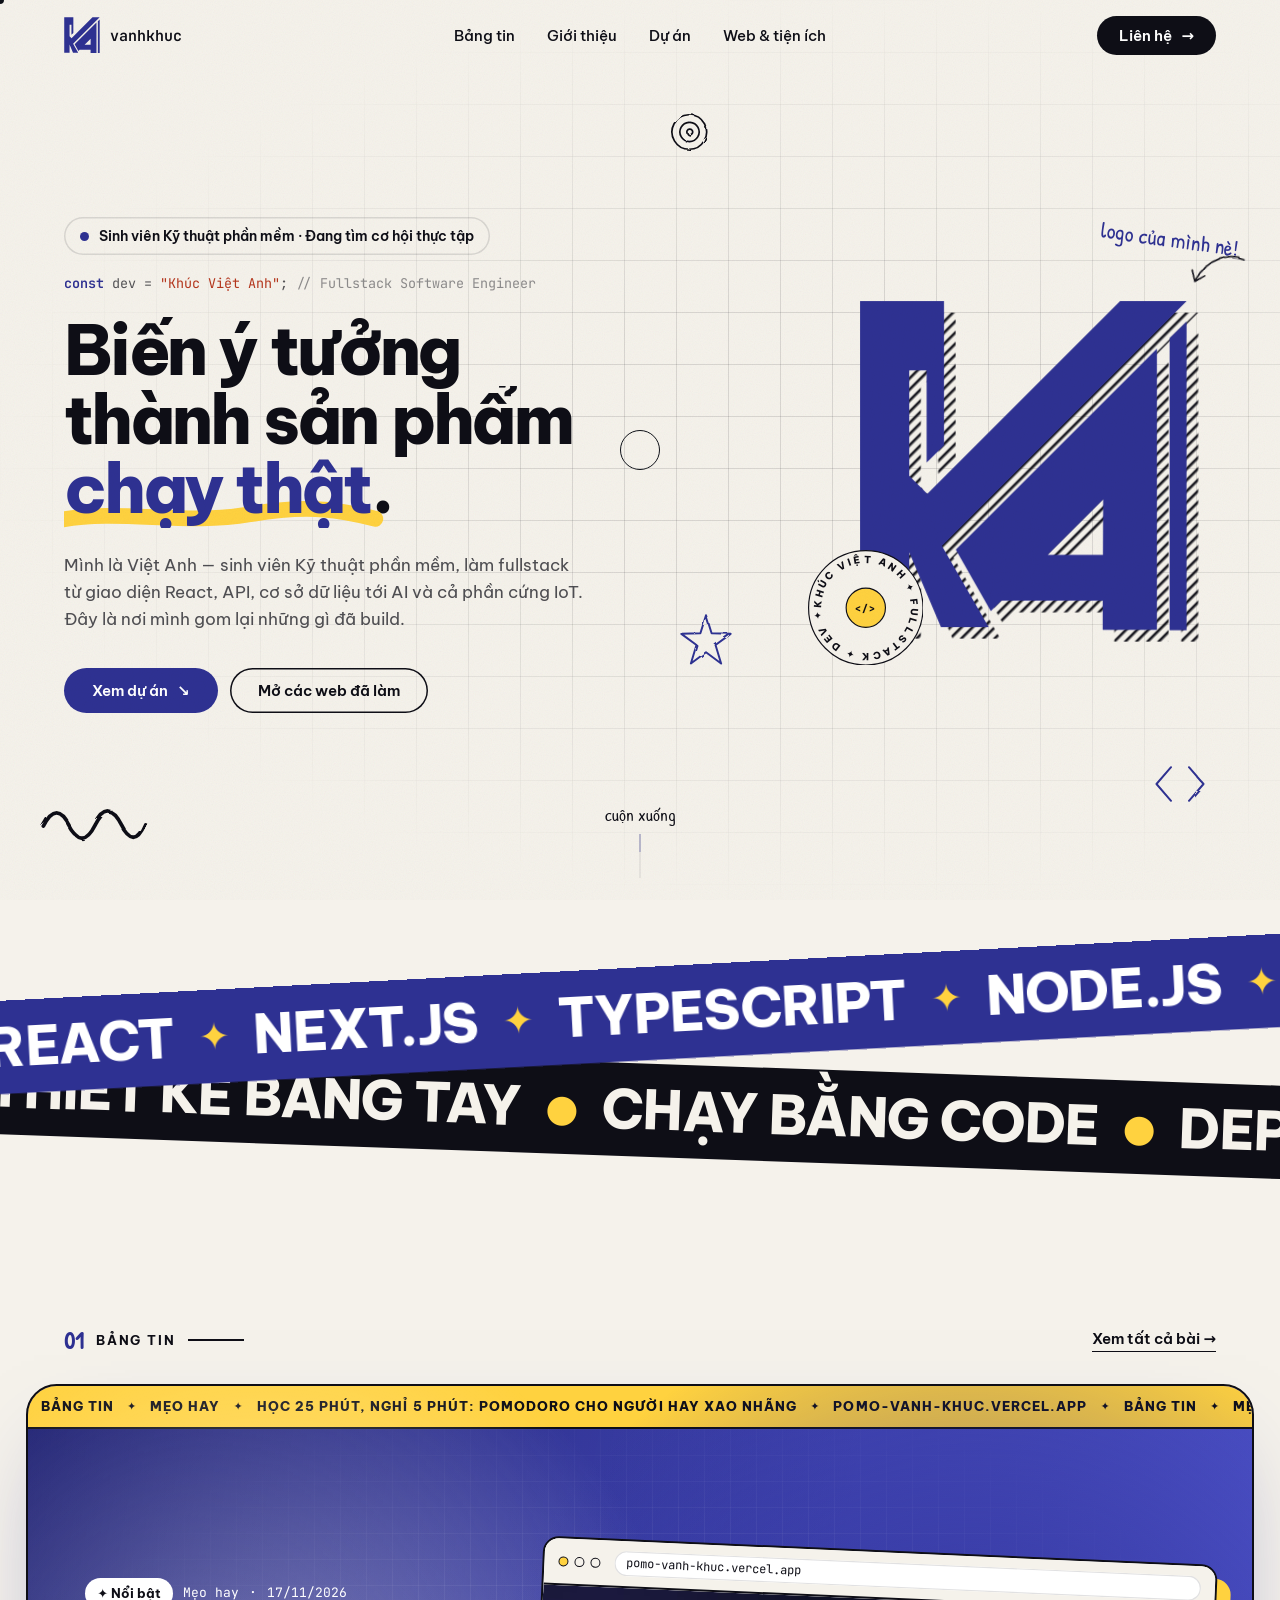
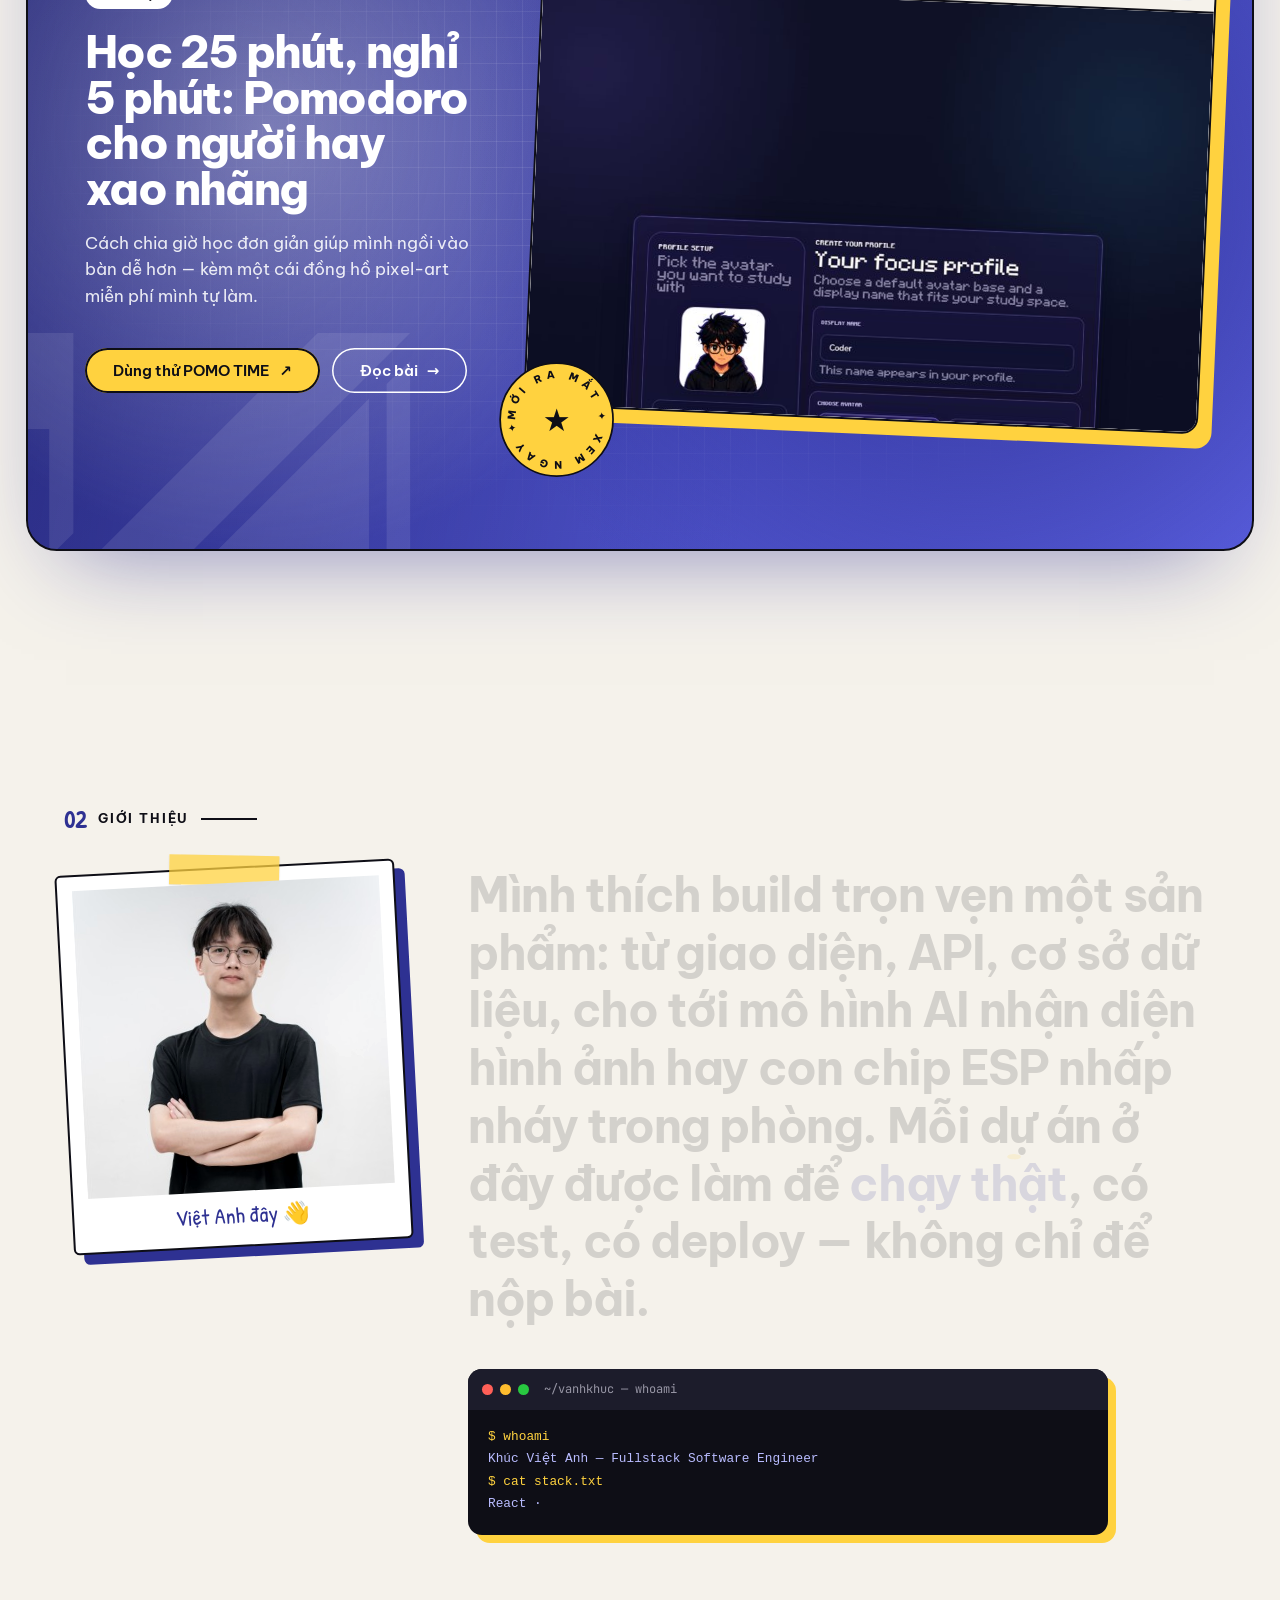
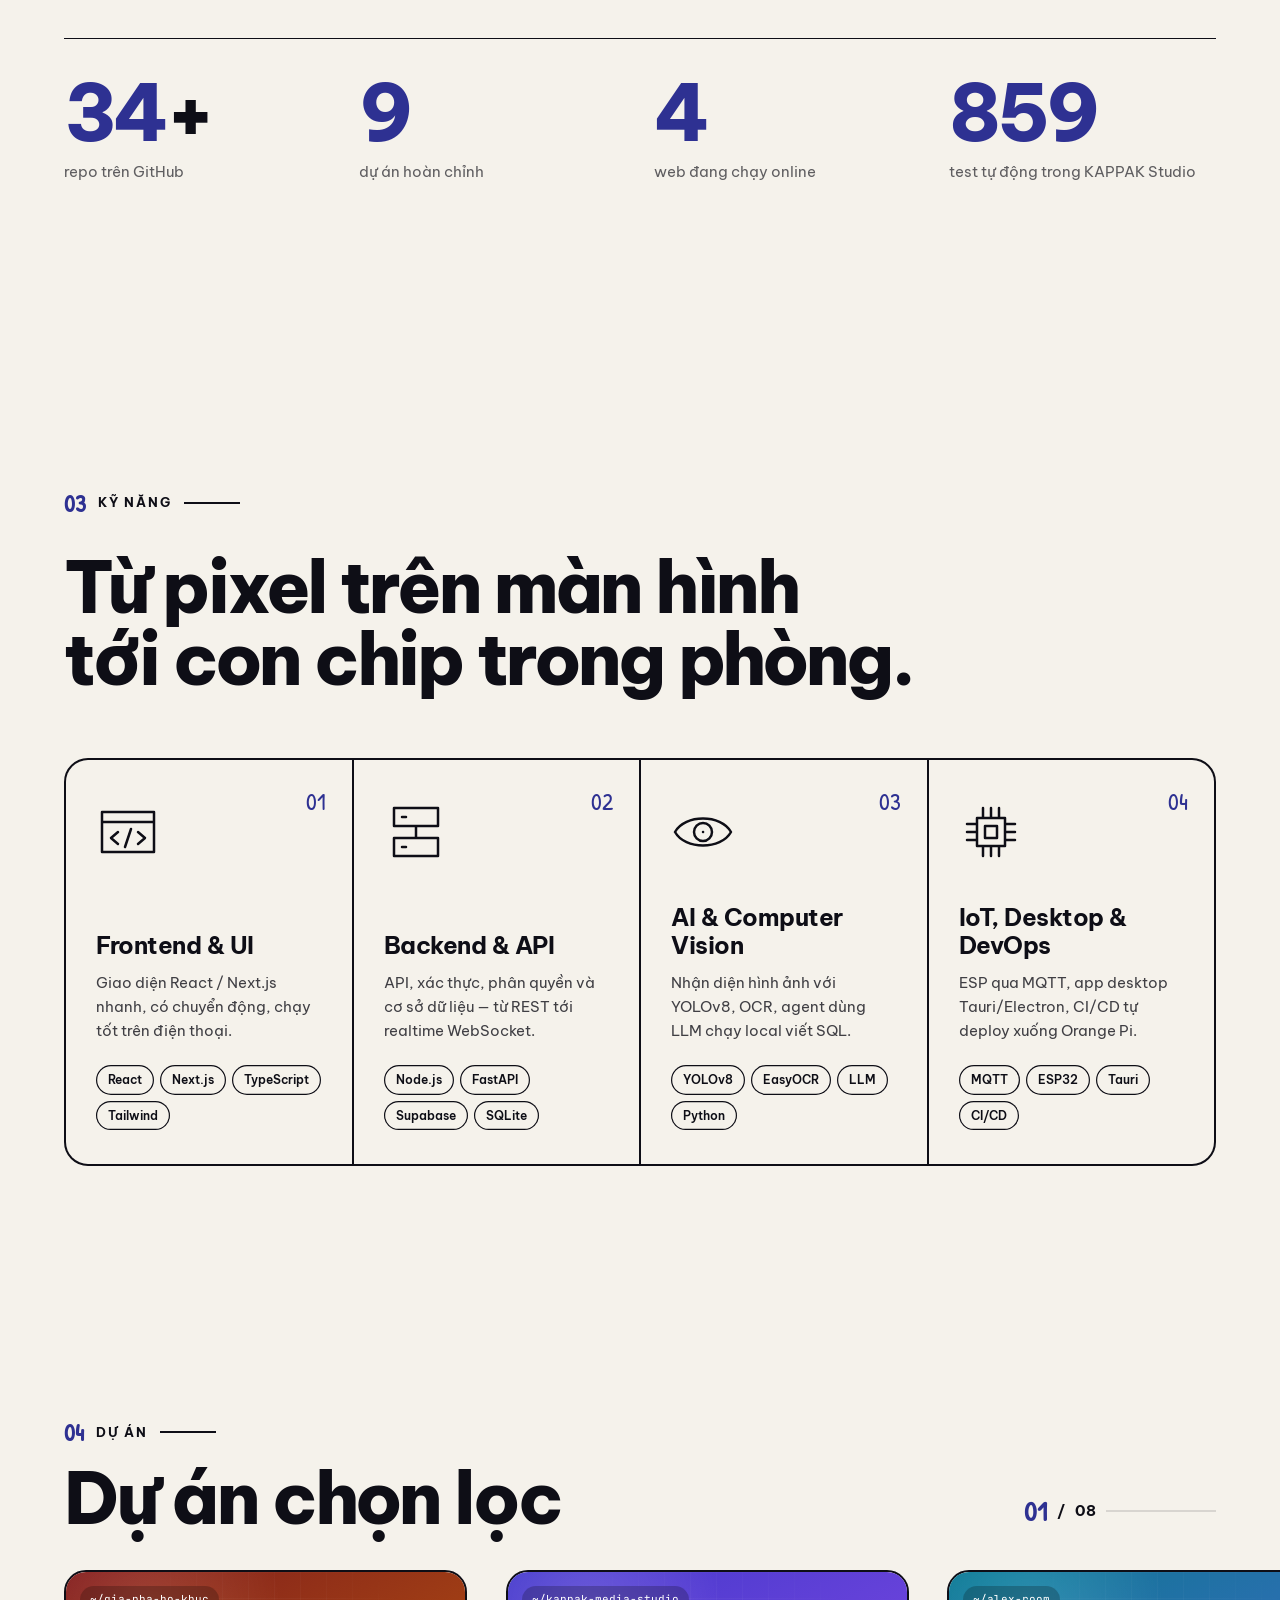
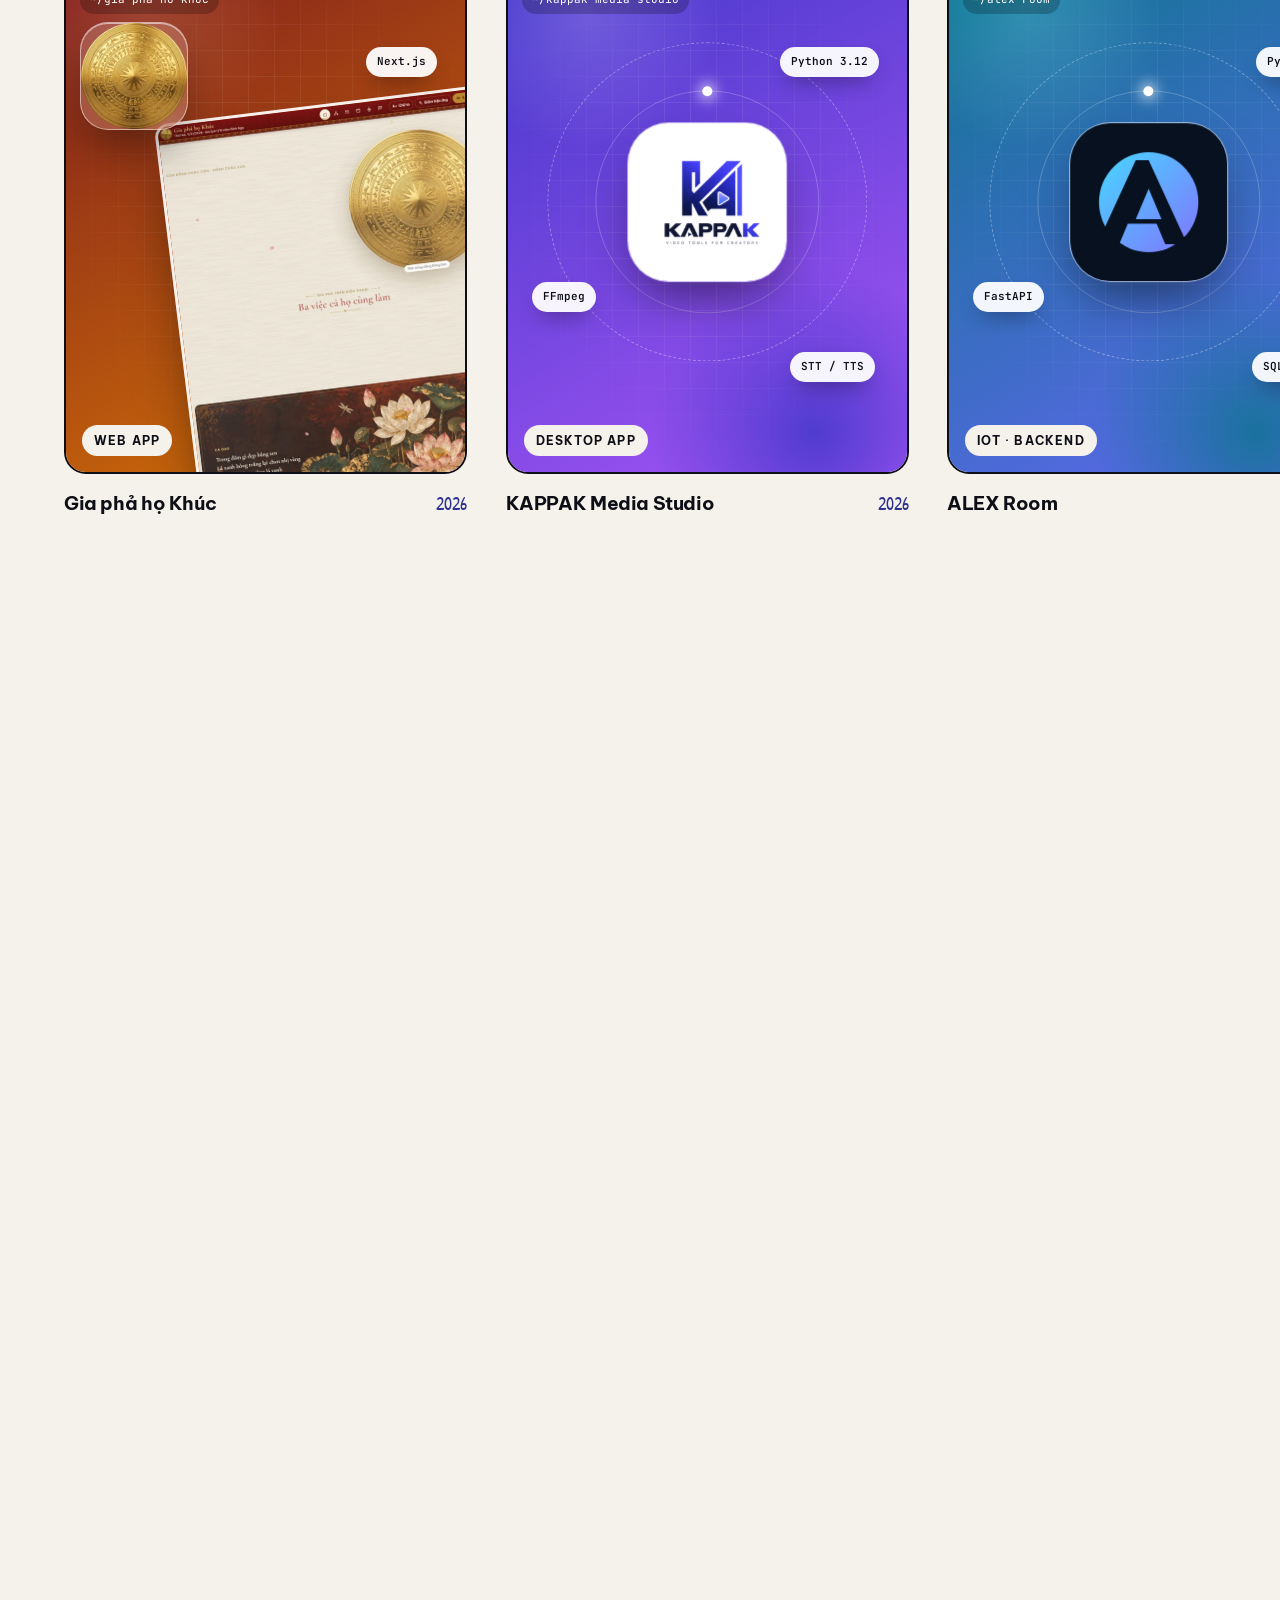
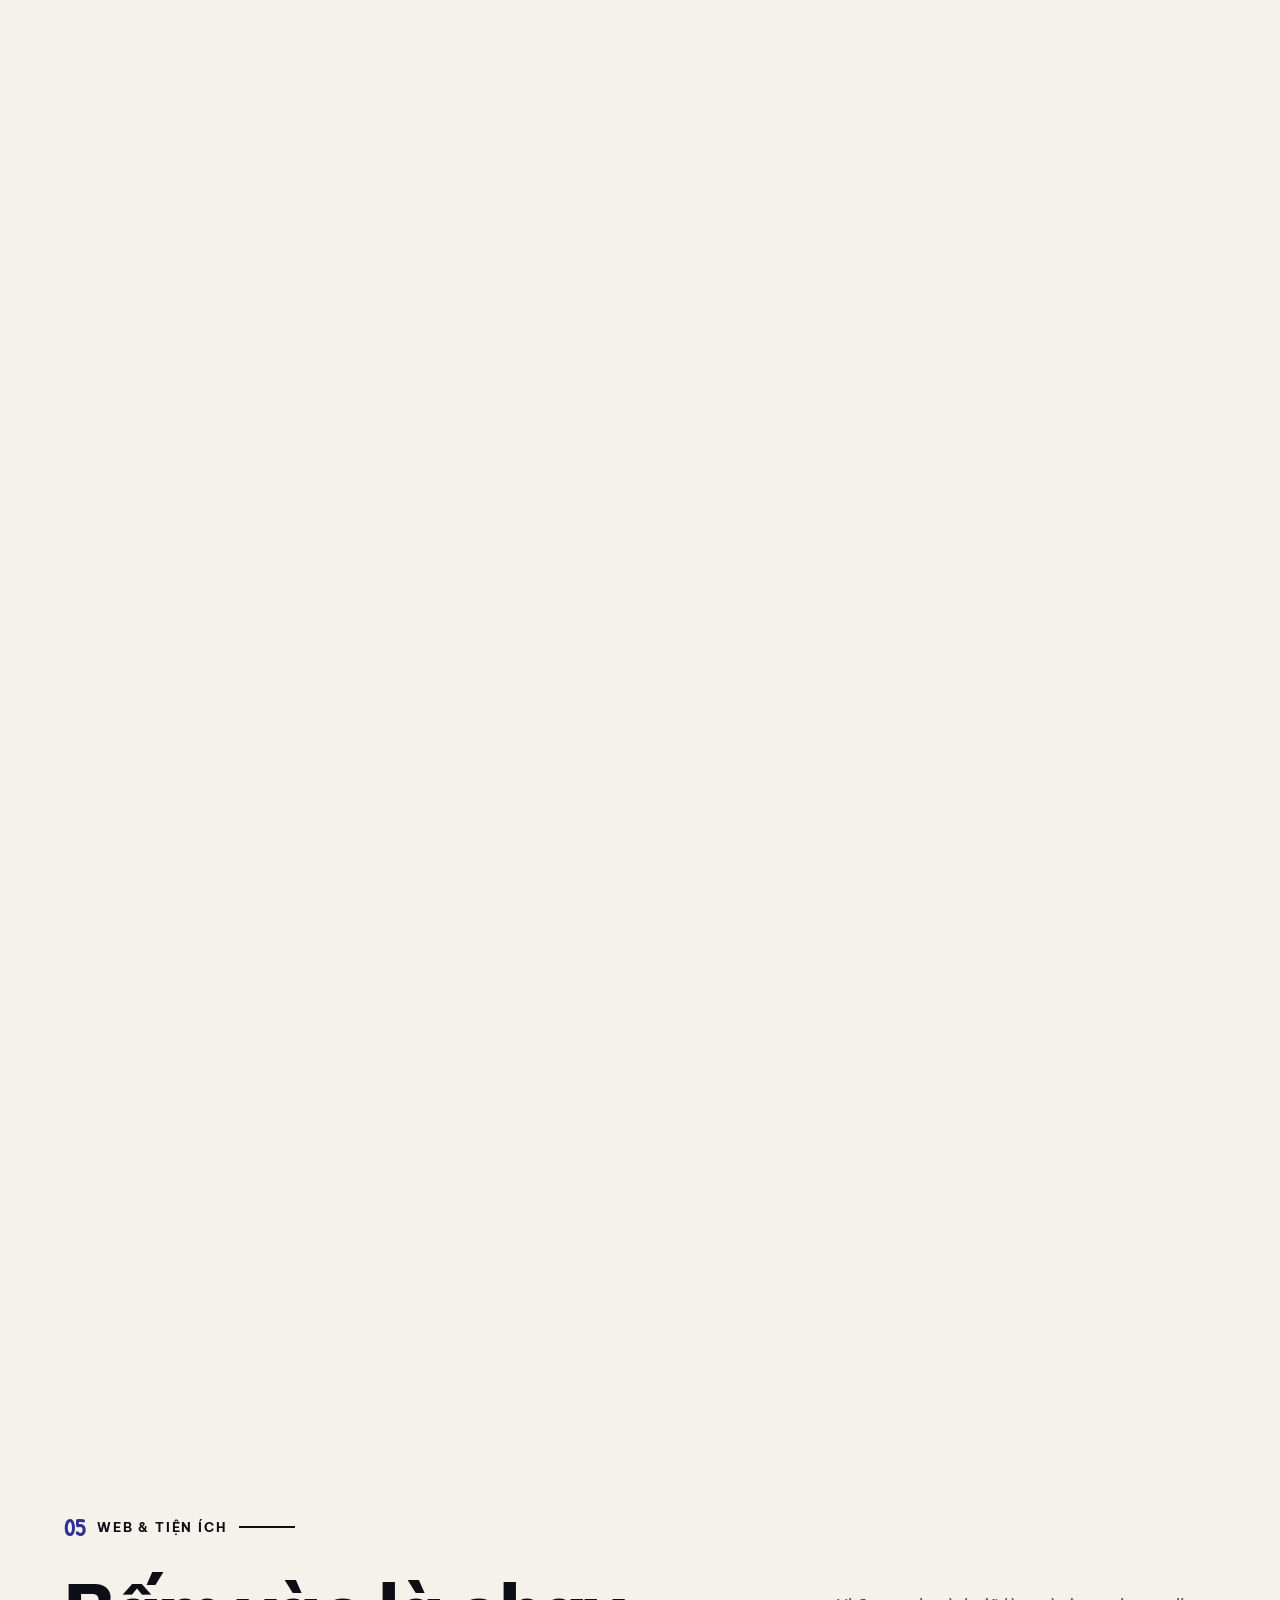
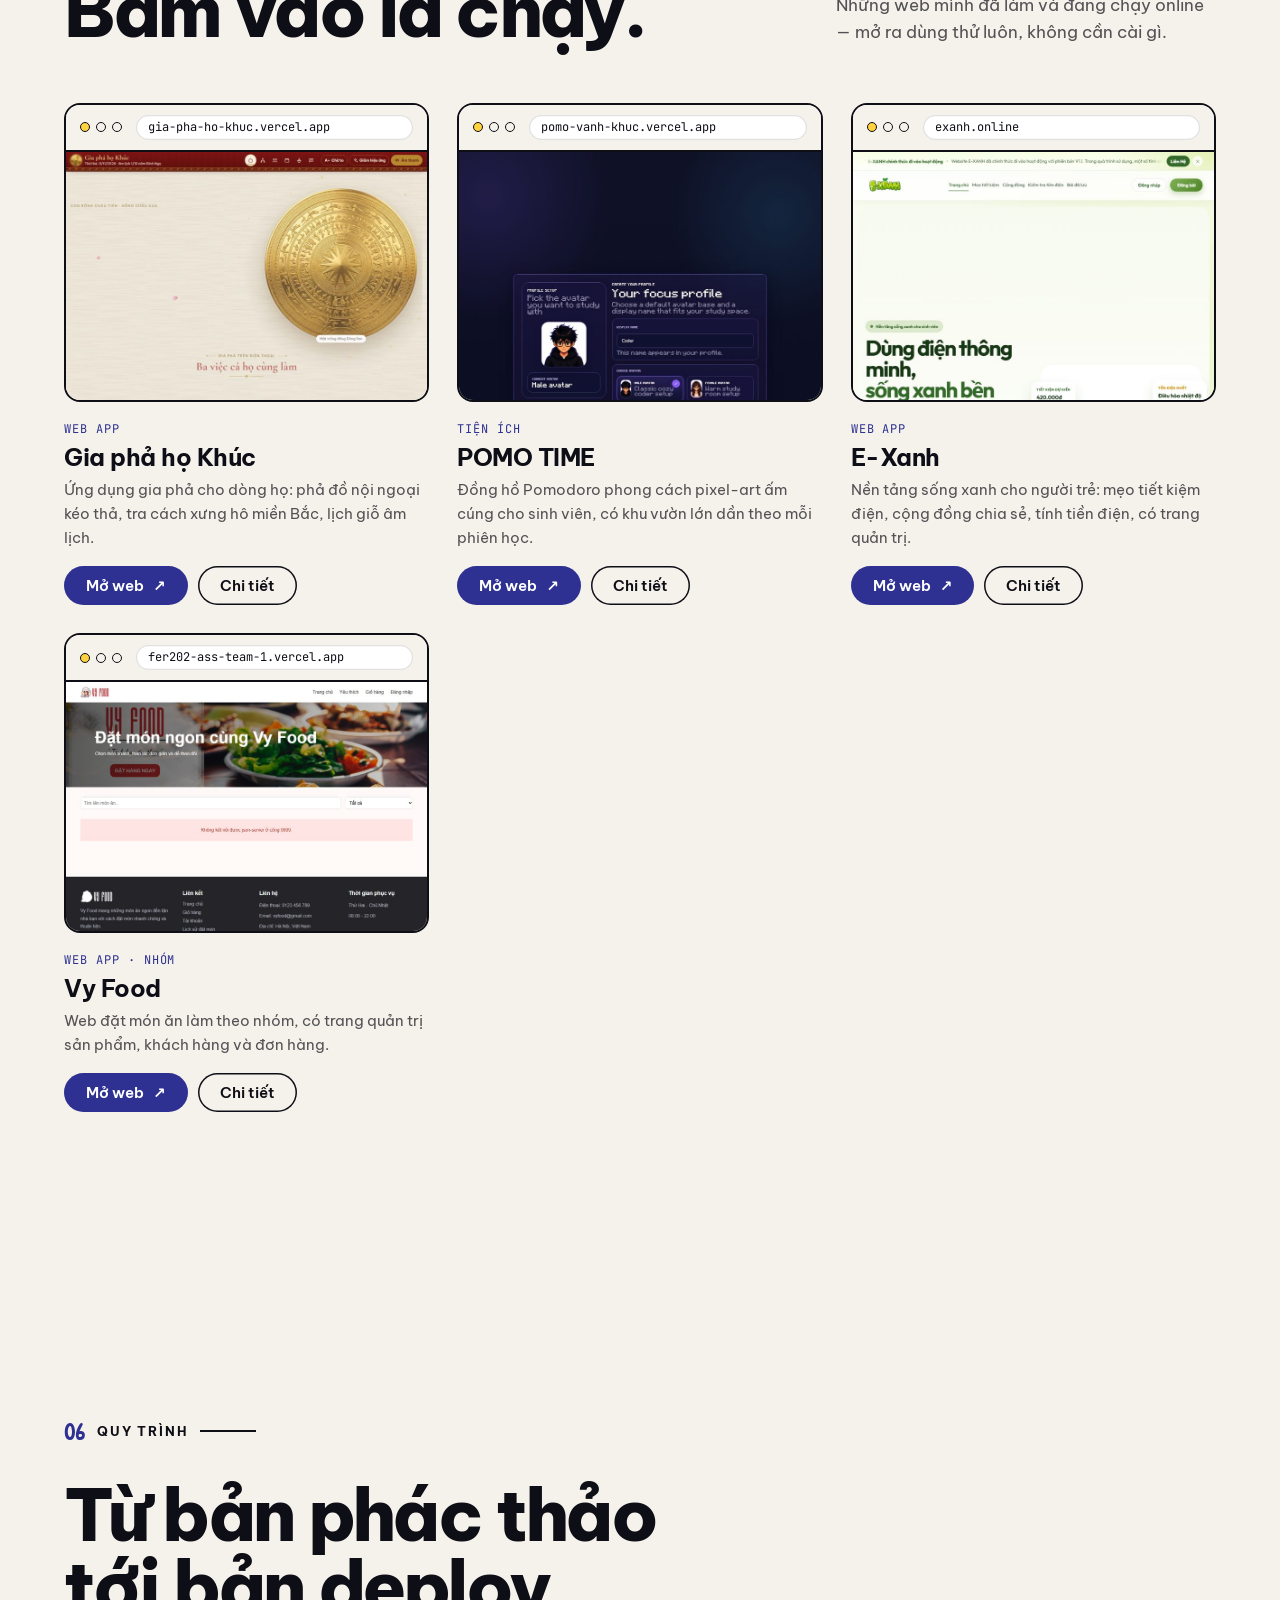
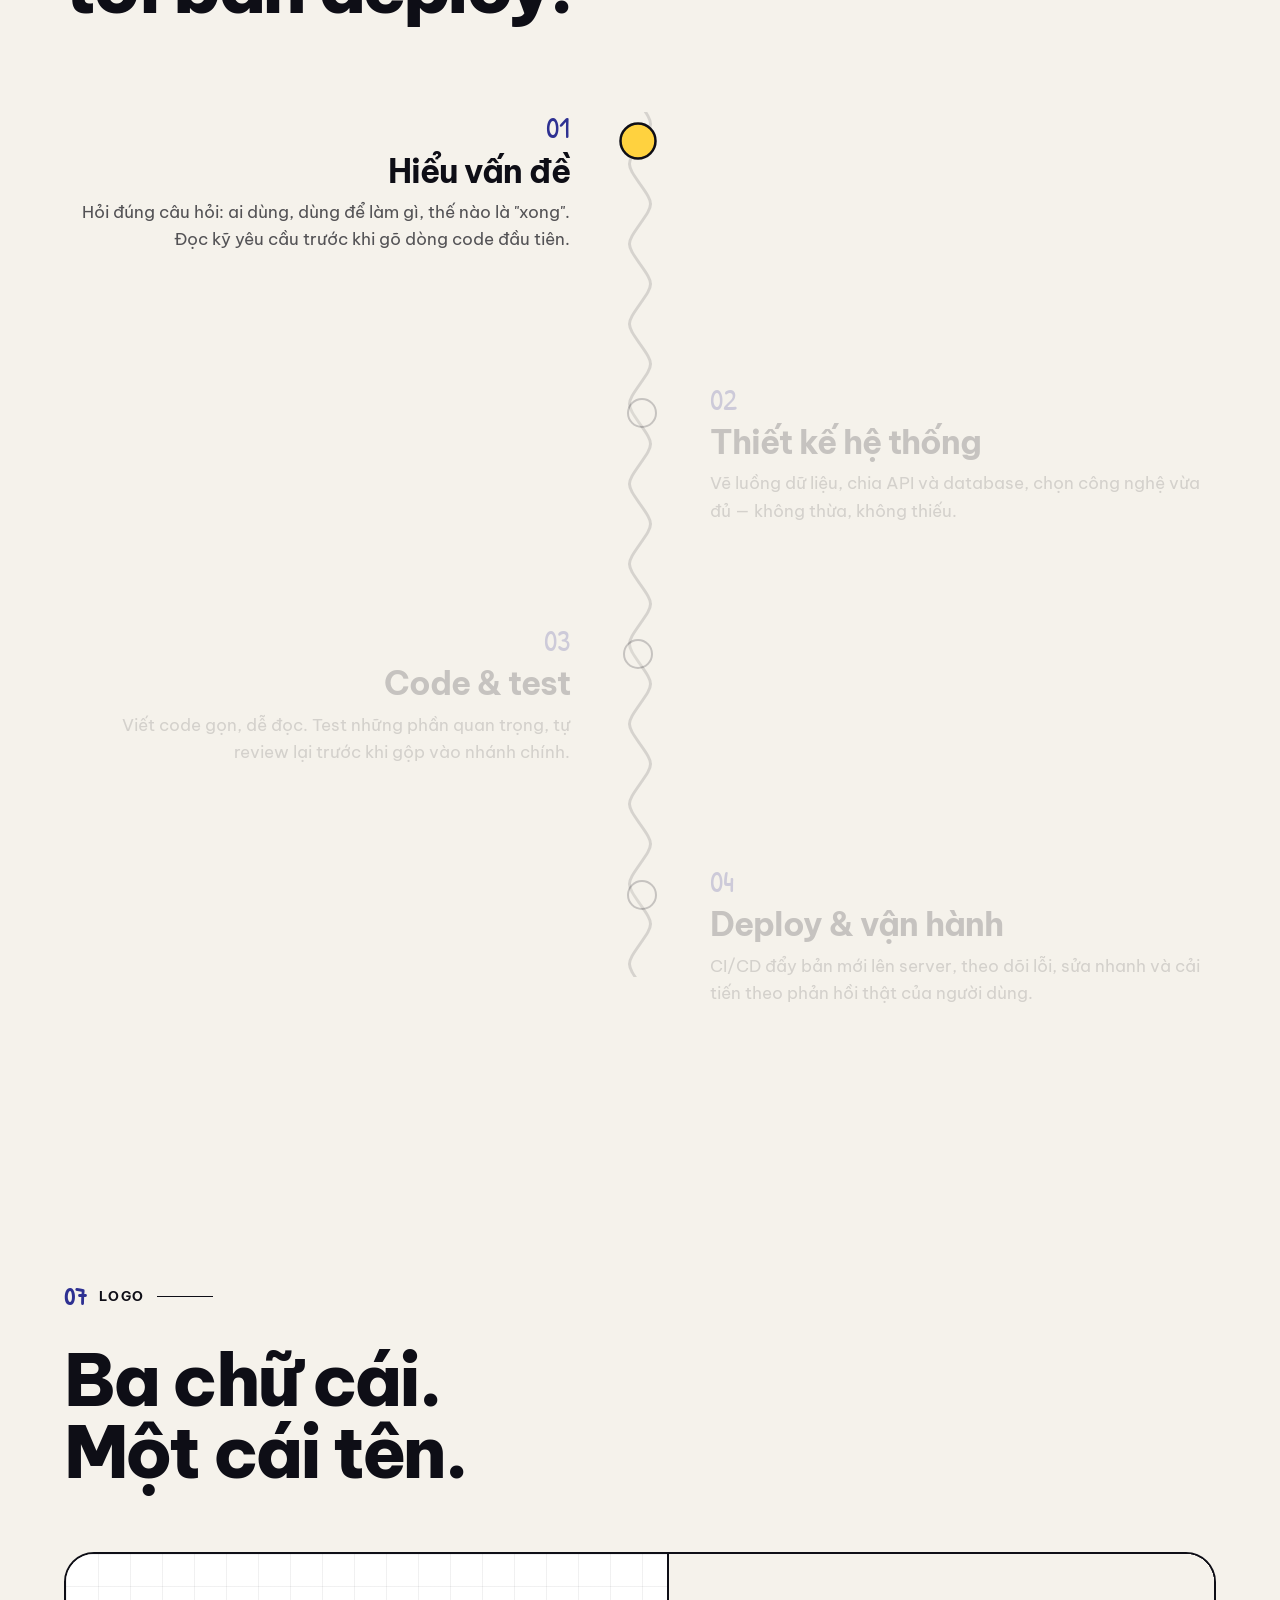
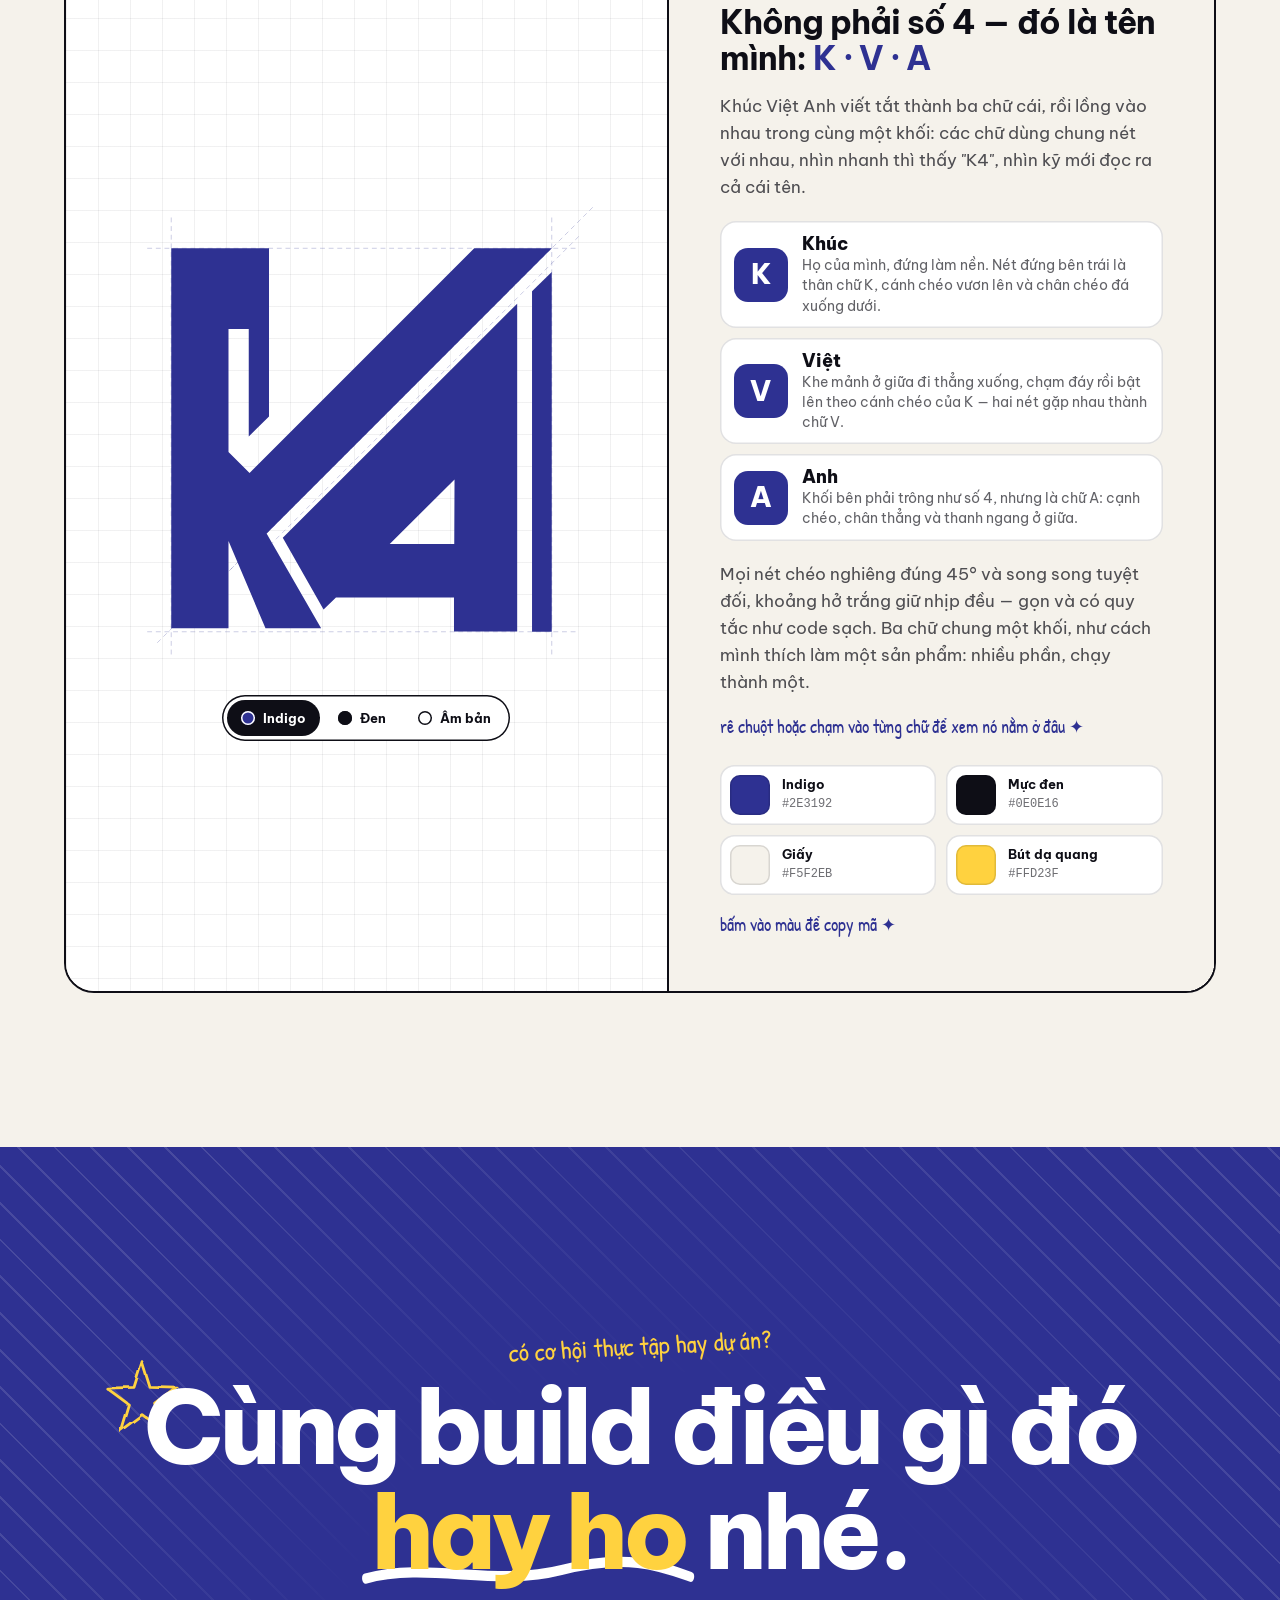
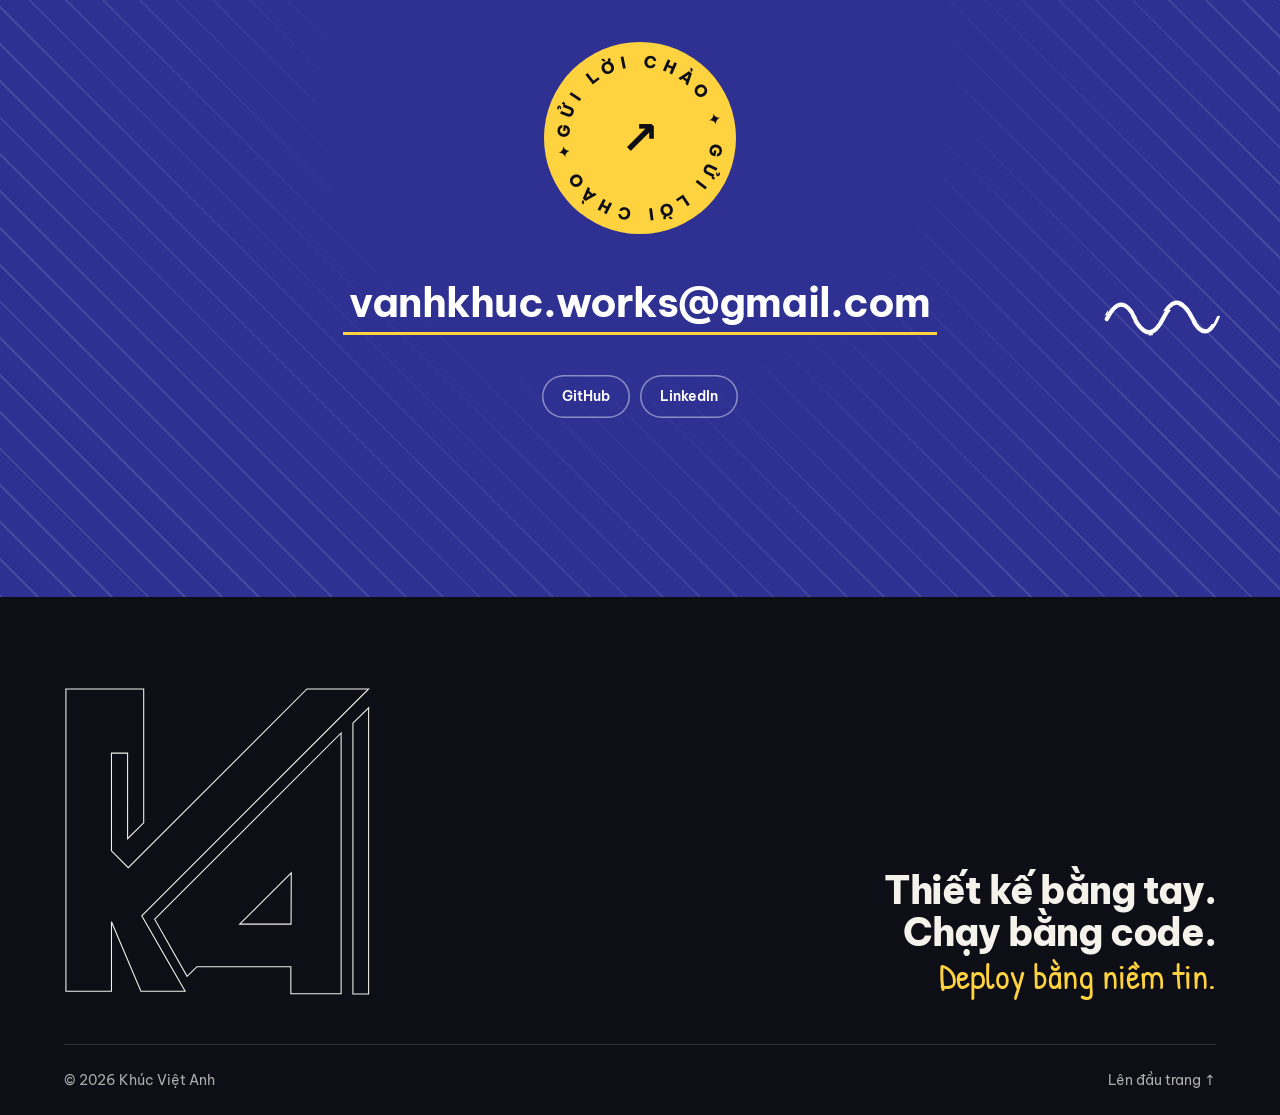
<file: index.html>
<!doctype html>
<html lang="vi">
<head>
<meta charset="utf-8">
<meta name="viewport" content="width=device-width,initial-scale=1">
<title>Khúc Việt Anh — Fullstack Software Engineer</title>
<meta name="description" content="Portfolio của Khúc Việt Anh (vanhkhuc) — sinh viên Kỹ thuật phần mềm, fullstack developer: web, API, AI và IoT.">
<meta name="theme-color" content="#2E3192">
<link rel="icon" href="assets/favicon.svg" type="image/svg+xml">
<link rel="preconnect" href="https://fonts.googleapis.com">
<link rel="preconnect" href="https://fonts.gstatic.com" crossorigin>
<link href="https://fonts.googleapis.com/css2?family=Be+Vietnam+Pro:wght@400;500;600;700;800;900&family=JetBrains+Mono:wght@400;600&family=Patrick+Hand&display=swap" rel="stylesheet">
<link rel="stylesheet" href="style.css">
</head>
<body class="is-loading" data-page="home">

<svg class="defs" width="0" height="0" aria-hidden="true">
  <defs>
    <filter id="rough" x="-20%" y="-20%" width="140%" height="140%">
      <feTurbulence type="fractalNoise" baseFrequency="0.035" numOctaves="2" seed="1" result="n">
        <animate attributeName="seed" values="1;4;7;10" dur="0.5s" calcMode="discrete" repeatCount="indefinite"/>
      </feTurbulence>
      <feDisplacementMap in="SourceGraphic" in2="n" scale="5"/>
    </filter>
    <pattern id="hatch" width="34" height="34" patternUnits="userSpaceOnUse" patternTransform="rotate(45)">
      <rect width="11" height="34" fill="#0E0E16"/>
    </pattern>
  </defs>
</svg>

<div class="loader" id="loader" aria-hidden="true">
  <div class="loader__logo" data-logo></div>
  <div class="loader__count mono">vanhkhuc <span id="loadNum">0</span>%</div>
</div>

<div class="cursor-dot" aria-hidden="true"></div>
<div class="cursor-ring" aria-hidden="true"><i></i></div>
<div class="progress" aria-hidden="true"></div>

<header class="nav" id="nav">
  <a href="#top" class="nav__brand" aria-label="Khúc Việt Anh — về đầu trang"><span class="nav__logo" data-logo></span><span class="mono">vanhkhuc</span></a>
  <nav class="nav__links" aria-label="Chính">
    <a href="#news">Bảng tin</a>
    <a href="#about">Giới thiệu</a>
    <a href="#work">Dự án</a>
    <a href="#hub">Web &amp; tiện ích</a>
  </nav>
  <a href="#contact" class="btn btn--dark magnetic">Liên hệ <span class="arr">→</span></a>
</header>

<main>
<!-- HERO -->
<section class="hero" id="top">
  <div class="hero__grid" aria-hidden="true"></div>
  <svg class="doodle" style="--x:53%;--y:68%;--s:56px;--c:var(--k4);--dd:1.6s" viewBox="0 0 100 100" aria-hidden="true"><path pathLength="1" d="M50 6 L60 38 L94 39 L67 59 L77 92 L50 72 L23 92 L33 59 L6 39 L40 38 Z"/></svg>
  <svg class="doodle" style="--x:3%;--y:88%;--s:110px;--dd:1.9s" viewBox="0 0 100 60" aria-hidden="true"><path pathLength="1" d="M4 30 Q 16 6, 28 30 T 52 30 T 76 30 T 98 30"/></svg>
  <svg class="doodle" style="--x:90%;--y:84%;--s:56px;--c:var(--k4);--dd:2.1s" viewBox="0 0 100 100" aria-hidden="true"><path pathLength="1" d="M34 20 L8 50 L34 80 M66 20 L92 50 L66 80"/></svg>
  <svg class="doodle" style="--x:52%;--y:12%;--s:48px;--dd:2.2s" viewBox="0 0 100 100" aria-hidden="true"><path pathLength="1" d="M50 50 m0 -6 a6 6 0 1 1 -1 0 M50 50 m0 -20 a20 20 0 1 1 -2 0 M50 50 m0 -36 a36 36 0 1 1 -3 0"/></svg>

  <div class="hero__text">
    <p class="hero__eyebrow fade" style="--d:.1s"><span class="pulse"></span> <span data-bind="profile.status"></span></p>
    <p class="hero__who mono fade" style="--d:.2s"><span class="c-k">const</span> dev = <span class="c-s">"<span data-bind="profile.name"></span>"</span>; <span class="c-c">// <span data-bind="profile.role"></span></span></p>
    <h1 class="hero__title" id="heroTitle"></h1>
    <p class="hero__lead fade" style="--d:.9s" data-bind="hero.lead"></p>
    <div class="hero__cta fade" style="--d:1.05s">
      <a class="btn btn--solid magnetic" href="#work">Xem dự án <span class="arr">↘</span></a>
      <a class="btn btn--ghost magnetic" href="#hub">Mở các web đã làm</a>
    </div>
  </div>

  <div class="hero__art">
    <div class="hero__stage">
      <div class="hero__shadow" data-logo></div>
      <div class="hero__logo" data-logo></div>
    </div>
    <div class="hero__note hand">logo của mình nè!</div>
    <svg class="hero__arrow" viewBox="0 0 120 90" aria-hidden="true"><path pathLength="1" d="M8 10 C 40 4, 80 20, 96 66 M80 56 L97 70 L106 49"/></svg>
    <svg class="badge" viewBox="0 0 200 200" aria-hidden="true">
      <defs><path id="circ" d="M100,100 m-78,0 a78,78 0 1,1 156,0 a78,78 0 1,1 -156,0"/></defs>
      <circle cx="100" cy="100" r="99" class="badge__bg"/>
      <text><textPath href="#circ" textLength="486">KHÚC VIỆT ANH ✦ FULLSTACK ✦ DEV ✦ </textPath></text>
      <circle cx="100" cy="100" r="34" class="badge__core"/>
      <text class="badge__code" x="100" y="108" text-anchor="middle">&lt;/&gt;</text>
    </svg>
  </div>

  <a class="scroll-hint" href="#about"><span class="hand">cuộn xuống</span><i></i></a>
</section>

<!-- MARQUEE -->
<div class="marquees" aria-hidden="true">
  <div class="marquee m1" id="stackMarquee"></div>
  <div class="marquee m2">
    <div class="marquee__track"><span>Thiết kế bằng tay</span><b>●</b><span>Chạy bằng code</span><b>●</b><span>Deploy thật</span><b>●</b></div>
    <div class="marquee__track"><span>Thiết kế bằng tay</span><b>●</b><span>Chạy bằng code</span><b>●</b><span>Deploy thật</span><b>●</b></div>
  </div>
</div>

<!-- NEWS -->
<section class="news" id="news">
  <div class="news__head">
    <div class="label reveal"><span>01</span> Bảng tin</div>
    <a class="news__all" href="blog.html">Xem tất cả bài <span class="arr">→</span></a>
  </div>
  <div id="newsBoard"></div>
  <div class="posts__grid" id="postGrid"></div>
</section>

<!-- ABOUT -->
<section class="about wrap" id="about">
  <div class="label reveal"><span>02</span> Giới thiệu</div>
  <div class="about__grid">
    <figure class="polaroid reveal">
      <span class="tape" aria-hidden="true"></span>
      <img data-bind-src="profile.avatar" alt="Ảnh chân dung" width="400" height="400">
      <figcaption class="hand">Việt Anh đây 👋</figcaption>
    </figure>
    <div>
      <p class="about__big" id="aboutText"></p>
      <pre class="term reveal" id="term" aria-label="Thông tin tóm tắt"><span class="term__bar"><i></i><i></i><i></i><b>~/vanhkhuc — whoami</b></span><code id="termCode"></code></pre>
    </div>
  </div>
  <div class="stats reveal" id="stats"></div>
</section>

<!-- SKILLS -->
<section class="services wrap" id="services">
  <div class="label reveal"><span>03</span> Kỹ năng</div>
  <h2 class="h2 reveal">Từ pixel trên màn hình<br>tới con chip trong phòng.</h2>
  <div class="services__grid" id="skills"></div>
</section>

<!-- WORK -->
<section class="work" id="work">
  <div class="work__sticky">
    <div class="work__head">
      <div>
        <div class="label"><span>04</span> Dự án</div>
        <h2 class="h2">Dự án chọn lọc</h2>
      </div>
      <div class="work__count"><span id="workNum">01</span> / <em id="workTotal">01</em><i><b id="workBar"></b></i></div>
    </div>
    <div class="work__track" id="workTrack"></div>
  </div>
</section>

<!-- HUB -->
<section class="hub wrap" id="hub">
  <div class="label reveal"><span>05</span> Web &amp; tiện ích</div>
  <div class="hub__head">
    <h2 class="h2 reveal">Bấm vào là chạy.</h2>
    <p class="reveal">Những web mình đã làm và đang chạy online — mở ra dùng thử luôn, không cần cài gì.</p>
  </div>
  <div class="hub__grid" id="hubGrid"></div>
</section>

<!-- PROCESS -->
<section class="process wrap" id="process">
  <div class="label reveal"><span>06</span> Quy trình</div>
  <h2 class="h2 reveal">Từ bản phác thảo<br>tới bản deploy.</h2>
  <div class="process__body" id="procBody">
    <div class="process__line" aria-hidden="true"></div>
    <ol class="steps">
      <li class="step"><span class="step__n hand">01</span><h3>Hiểu vấn đề</h3><p>Hỏi đúng câu hỏi: ai dùng, dùng để làm gì, thế nào là "xong". Đọc kỹ yêu cầu trước khi gõ dòng code đầu tiên.</p></li>
      <li class="step"><span class="step__n hand">02</span><h3>Thiết kế hệ thống</h3><p>Vẽ luồng dữ liệu, chia API và database, chọn công nghệ vừa đủ — không thừa, không thiếu.</p></li>
      <li class="step"><span class="step__n hand">03</span><h3>Code &amp; test</h3><p>Viết code gọn, dễ đọc. Test những phần quan trọng, tự review lại trước khi gộp vào nhánh chính.</p></li>
      <li class="step"><span class="step__n hand">04</span><h3>Deploy &amp; vận hành</h3><p>CI/CD đẩy bản mới lên server, theo dõi lỗi, sửa nhanh và cải tiến theo phản hồi thật của người dùng.</p></li>
    </ol>
  </div>
</section>

<!-- BRAND -->
<section class="brand wrap" id="brand">
  <div class="label reveal"><span>07</span> Logo</div>
  <h2 class="h2 reveal">Ba chữ cái.<br>Một cái tên.</h2>
  <div class="brand__box reveal" id="brandBox" data-tone="blue" data-show="">
    <div class="brand__stage">
      <svg class="brand__svg" viewBox="0 110 1940 1730" role="img" aria-label="Logo K4 ghép từ ba chữ K, V, A">
        <g class="brand__guides" aria-hidden="true">
          <path d="M1810 122 L370 1562"/><path d="M1658 274 L190 1742"/><path d="M1758 230 L558 1430"/>
          <path d="M160 274 H1760"/><path d="M160 1694 H1760"/><path d="M249 160 V1780"/><path d="M1658 160 V1780"/>
        </g>
        <g class="brand__logo">
          <path d="M249 274H611V897L536 971V573H461V1028L539 1106L1371 274H1658L602 1330L804 1681H598L461 1358V1681H249Z"/>
          <path fill-rule="evenodd" d="M662 1346L1530 479V1693H1296V1567H859L813 1612ZM1058 1369L1298 1130L1297 1369Z"/>
          <path d="M1585 433L1658 362V1694H1585Z"/>
        </g>
        <defs>
          <clipPath id="clipK"><polygon points="240,265 461,265 461,1059 1255,265 1700,265 1700,1700 240,1700"/></clipPath>
          <clipPath id="clipV"><polygon points="455,265 1680,265 602,1343 455,1196"/></clipPath>
        </defs>
        <g class="brand__hl" aria-hidden="true">
          <g data-l="k"><path clip-path="url(#clipK)" d="M249 274H611V897L536 971V573H461V1028L539 1106L1371 274H1658L602 1330L804 1681H598L461 1358V1681H249Z"/></g>
          <g data-l="v"><path clip-path="url(#clipV)" d="M249 274H611V897L536 971V573H461V1028L539 1106L1371 274H1658L602 1330L804 1681H598L461 1358V1681H249Z"/></g>
          <g data-l="a"><path fill-rule="evenodd" d="M662 1346L1530 479V1693H1296V1567H859L813 1612ZM1058 1369L1298 1130L1297 1369Z"/></g>
        </g>
        <g class="brand__tag" data-l="k" aria-hidden="true"><text x="30" y="1010">K</text><text class="sm" x="20" y="1100">Khúc</text></g>
        <g class="brand__tag" data-l="v" aria-hidden="true"><text x="1700" y="300">V</text><text class="sm" x="1690" y="390">Việt</text></g>
        <g class="brand__tag" data-l="a" aria-hidden="true"><text x="1720" y="1250">A</text><text class="sm" x="1715" y="1340">Anh</text></g>
      </svg>
      <div class="brand__tones" role="group" aria-label="Đổi màu logo">
        <button class="is-on" data-set-tone="blue" style="--c:#2E3192"><i></i>Indigo</button>
        <button data-set-tone="black" style="--c:#0E0E16"><i></i>Đen</button>
        <button data-set-tone="invert" style="--c:#fff"><i></i>Âm bản</button>
      </div>
    </div>
    <div class="brand__info">
      <h3>Không phải số 4 — đó là tên mình: <em>K · V · A</em></h3>
      <p>Khúc Việt Anh viết tắt thành ba chữ cái, rồi lồng vào nhau trong cùng một khối: các chữ dùng chung nét với nhau, nhìn nhanh thì thấy "K4", nhìn kỹ mới đọc ra cả cái tên.</p>
      <div class="brand__letters">
        <button data-letter="k"><b>K</b><span>Khúc</span><small>Họ của mình, đứng làm nền. Nét đứng bên trái là thân chữ K, cánh chéo vươn lên và chân chéo đá xuống dưới.</small></button>
        <button data-letter="v"><b>V</b><span>Việt</span><small>Khe mảnh ở giữa đi thẳng xuống, chạm đáy rồi bật lên theo cánh chéo của K — hai nét gặp nhau thành chữ V.</small></button>
        <button data-letter="a"><b>A</b><span>Anh</span><small>Khối bên phải trông như số 4, nhưng là chữ A: cạnh chéo, chân thẳng và thanh ngang ở giữa.</small></button>
      </div>
      <p>Mọi nét chéo nghiêng đúng 45° và song song tuyệt đối, khoảng hở trắng giữ nhịp đều — gọn và có quy tắc như code sạch. Ba chữ chung một khối, như cách mình thích làm một sản phẩm: nhiều phần, chạy thành một.</p>
      <p class="hand brand__hint">rê chuột hoặc chạm vào từng chữ để xem nó nằm ở đâu ✦</p>
      <div class="swatches">
        <button class="sw" style="--c:#2E3192" data-copy="#2E3192"><i></i><span>Indigo</span><code>#2E3192</code></button>
        <button class="sw" style="--c:#0E0E16" data-copy="#0E0E16"><i></i><span>Mực đen</span><code>#0E0E16</code></button>
        <button class="sw" style="--c:#F5F2EB" data-copy="#F5F2EB"><i></i><span>Giấy</span><code>#F5F2EB</code></button>
        <button class="sw" style="--c:#FFD23F" data-copy="#FFD23F"><i></i><span>Bút dạ quang</span><code>#FFD23F</code></button>
      </div>
      <p class="hand brand__hint">bấm vào màu để copy mã ✦</p>
    </div>
  </div>
</section>

<!-- CONTACT -->
<section class="contact" id="contact" data-inview>
  <svg class="doodle" style="--x:8%;--y:20%;--s:80px;--c:var(--accent)" viewBox="0 0 100 100" aria-hidden="true"><path pathLength="1" d="M50 6 L60 38 L94 39 L67 59 L77 92 L50 72 L23 92 L33 59 L6 39 L40 38 Z"/></svg>
  <svg class="doodle" style="--x:86%;--y:70%;--s:120px;--c:#fff" viewBox="0 0 100 60" aria-hidden="true"><path pathLength="1" d="M4 30 Q 16 6, 28 30 T 52 30 T 76 30 T 98 30"/></svg>
  <p class="contact__eyebrow hand">có cơ hội thực tập hay dự án?</p>
  <h2 class="contact__title">
    <span class="line"><span>Cùng build điều gì đó</span></span>
    <span class="line"><span><em class="hl">hay ho<svg viewBox="0 0 300 24" preserveAspectRatio="none" aria-hidden="true"><path pathLength="1" d="M4 15 C 60 5, 120 20, 180 10 S 270 8, 296 14"/></svg></em> nhé.</span></span>
  </h2>
  <a class="contact__circle magnetic" data-mailto href="#" aria-label="Gửi email">
    <svg viewBox="0 0 200 200" aria-hidden="true">
      <defs><path id="circ2" d="M100,100 m-74,0 a74,74 0 1,1 148,0 a74,74 0 1,1 -148,0"/></defs>
      <text><textPath href="#circ2" textLength="460">GỬI LỜI CHÀO ✦ GỬI LỜI CHÀO ✦ </textPath></text>
    </svg>
    <span class="arr">↗</span>
  </a>
  <a class="contact__mail" data-mailto href="#" data-bind="contact.email"></a>
  <ul class="socials" id="socials"></ul>
</section>
</main>

<footer class="footer">
  <div class="footer__big">
    <div class="footer__logo" data-logo></div>
    <p class="footer__slogan">Thiết kế bằng tay.<br>Chạy bằng code.<br><span>Deploy bằng niềm tin.</span></p>
  </div>
  <div class="footer__bottom">
    <span>© <span id="year">2026</span> <span data-bind="profile.name"></span></span>
    <a href="#top">Lên đầu trang ↑</a>
  </div>
</footer>

<script src="main.js"></script>
</body>
</html>
</file>
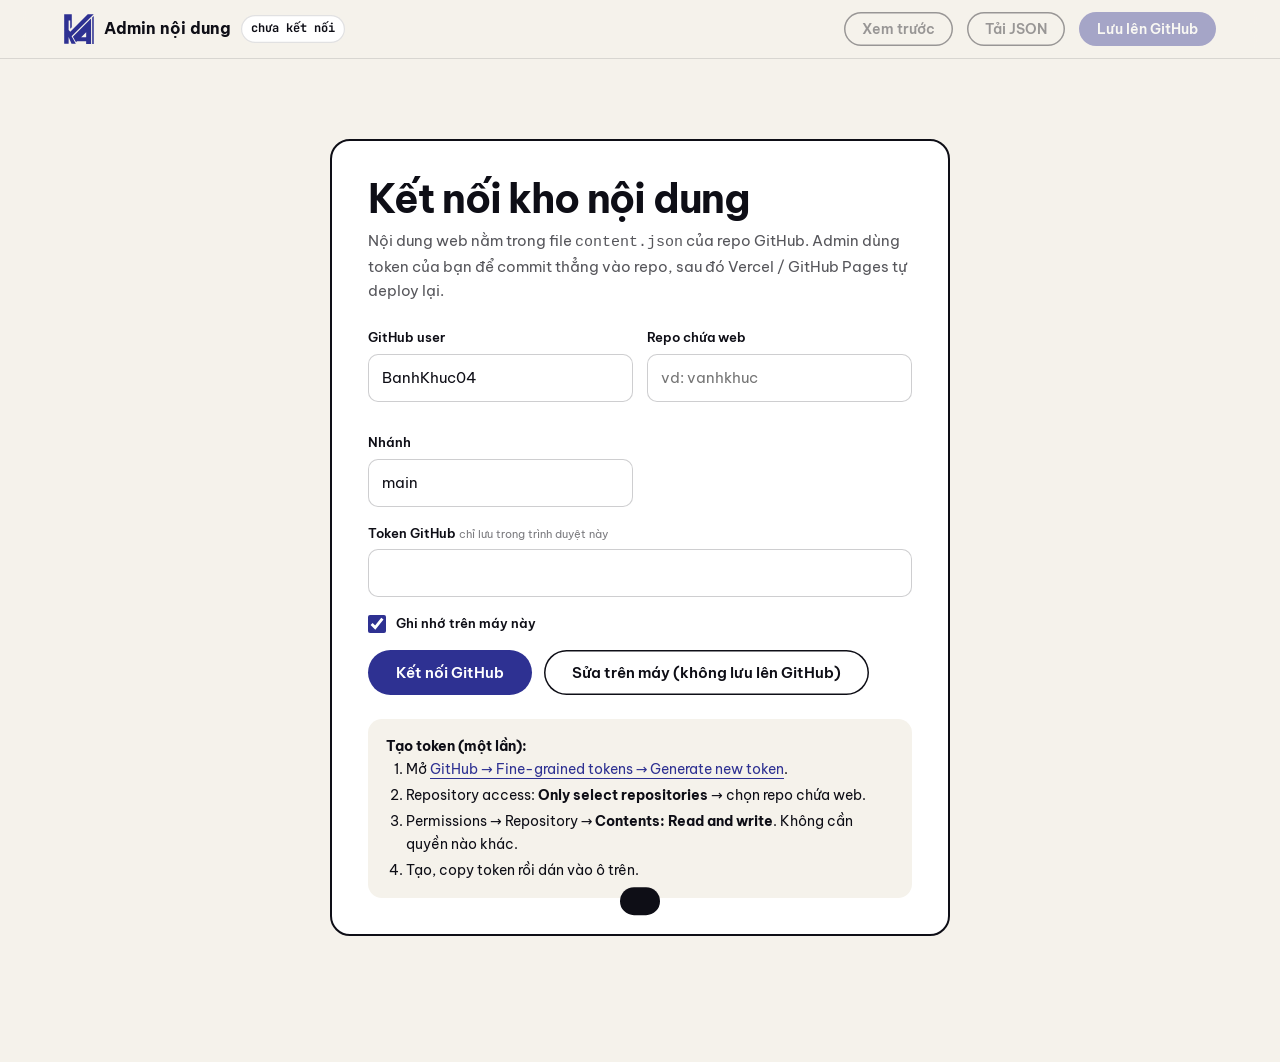
<file: admin.html>
<!doctype html>
<html lang="vi">
<head>
<meta charset="utf-8">
<meta name="viewport" content="width=device-width,initial-scale=1">
<meta name="robots" content="noindex, nofollow">
<title>Admin — vanhkhuc</title>
<link rel="icon" href="assets/favicon.svg" type="image/svg+xml">
<link rel="preconnect" href="https://fonts.googleapis.com">
<link rel="preconnect" href="https://fonts.gstatic.com" crossorigin>
<link href="https://fonts.googleapis.com/css2?family=Be+Vietnam+Pro:wght@400;500;600;700;800&family=JetBrains+Mono:wght@400;600&family=Patrick+Hand&display=swap" rel="stylesheet">
<link rel="stylesheet" href="style.css">
<style>
  body { font-size: 15px; }
  body::after { display: none; }
  .ad-top { position: sticky; top: 0; z-index: 50; display: flex; align-items: center; gap: 14px; flex-wrap: wrap; padding: 12px var(--gut); background: rgba(245, 242, 235, .9); backdrop-filter: blur(12px); border-bottom: 1.5px solid var(--line); }
  .ad-top .nav__logo { width: 30px; }
  .ad-top h1 { font-size: 16px; font-weight: 700; margin-right: auto; display: flex; align-items: center; gap: 10px; }
  .ad-mode { font-family: var(--mono); font-size: 12px; padding: 4px 10px; border-radius: 999px; background: #fff; box-shadow: inset 0 0 0 1.2px var(--line); }
  .ad-mode.is-dirty { background: var(--accent); }
  .ad-top .btn { padding: 10px 18px; font-size: 14px; }
  .btn:disabled { opacity: .4; pointer-events: none; }
  .ad-wrap { max-width: 1180px; margin: 0 auto; padding: 32px var(--gut) 80px; }
  .card-box { background: #fff; border: 2px solid var(--ink); border-radius: 20px; padding: clamp(20px, 3vw, 36px); }
  .connect { max-width: 620px; margin: 48px auto; }
  .connect h2 { font-size: clamp(28px, 4vw, 40px); letter-spacing: -.03em; line-height: 1.1; margin-bottom: 8px; }
  .connect > p { color: rgba(14, 14, 22, .7); margin-bottom: 24px; }
  .help { margin-top: 24px; padding: 16px 18px; border-radius: 14px; background: var(--paper); font-size: 14px; }
  .help ol { padding-left: 20px; display: grid; gap: 4px; }
  .help a { color: var(--k4); border-bottom: 1px solid currentColor; }
  .row { display: grid; grid-template-columns: repeat(auto-fit, minmax(200px, 1fr)); gap: 14px; }
  .f { display: flex; flex-direction: column; gap: 6px; margin-bottom: 16px; }
  .f > span { font-size: 13px; font-weight: 600; }
  .f small { font-weight: 400; color: rgba(14, 14, 22, .55); }
  .f input:not([type=checkbox]), .f textarea, .f select { font: inherit; width: 100%; padding: 11px 13px; border-radius: 10px; border: 1.5px solid rgba(14, 14, 22, .2); background: #fff; color: var(--ink); transition: border-color .2s, box-shadow .2s; }
  .f textarea { resize: vertical; line-height: 1.5; }
  .f input:focus, .f textarea:focus, .f select:focus { outline: none; border-color: var(--k4); box-shadow: 0 0 0 3px rgba(46, 49, 146, .15); }
  .chk { flex-direction: row; align-items: center; gap: 10px; }
  .chk input { width: 18px; height: 18px; accent-color: var(--k4); }
  .tabs { display: flex; gap: 6px; flex-wrap: wrap; margin-bottom: 22px; }
  .tabs button { padding: 9px 18px; border-radius: 999px; font-weight: 600; font-size: 14px; box-shadow: inset 0 0 0 1.5px var(--ink); }
  .tabs button.is-on { background: var(--ink); color: var(--paper); }
  .sec-h { font-size: 22px; letter-spacing: -.02em; margin: 8px 0 16px; }
  .sec-h:not(:first-child) { margin-top: 32px; }
  .item { position: relative; padding: 16px 16px 2px; border-radius: 14px; background: var(--paper); margin-bottom: 12px; }
  .item__tools { display: flex; gap: 4px; justify-content: flex-end; margin-bottom: 8px; }
  .ic { width: 32px; height: 32px; border-radius: 8px; display: grid; place-items: center; background: #fff; box-shadow: inset 0 0 0 1.2px var(--line); font-size: 14px; }
  .ic:hover { box-shadow: inset 0 0 0 1.5px var(--ink); }
  .ic--del:hover { background: #B5361C; color: #fff; }
  .add { padding: 10px 16px; border-radius: 10px; border: 1.5px dashed var(--ink); font-weight: 600; width: 100%; margin-top: 4px; }
  .add:hover { background: var(--accent); }
  .proj { display: grid; grid-template-columns: 280px 1fr; gap: 24px; align-items: start; }
  .plist-ad { position: sticky; top: 84px; display: grid; gap: 6px; }
  .plist-ad button.pi { display: flex; align-items: center; gap: 10px; text-align: left; padding: 10px 12px; border-radius: 12px; background: #fff; box-shadow: inset 0 0 0 1.2px var(--line); }
  .plist-ad button.pi.is-on { box-shadow: inset 0 0 0 2px var(--k4); background: rgba(46, 49, 146, .06); }
  .pi b { flex: 1; font-size: 14px; overflow: hidden; text-overflow: ellipsis; white-space: nowrap; }
  .pi i { font-style: normal; font-size: 11px; font-family: var(--mono); color: var(--k4); }
  .pi .dot { width: 8px; height: 8px; border-radius: 50%; background: var(--line); flex: 0 0 8px; }
  .pi .dot.on { background: var(--k4); }
  .img-field { display: flex; gap: 14px; align-items: center; }
  .img-field img { width: 96px; height: 96px; object-fit: cover; border-radius: 10px; border: 1.5px solid var(--line); background: var(--paper); flex: 0 0 96px; }
  .img-field > div { flex: 1; display: grid; gap: 8px; }
  .up { display: inline-flex; width: max-content; padding: 8px 14px; border-radius: 999px; font-size: 13px; font-weight: 600; box-shadow: inset 0 0 0 1.5px var(--ink); cursor: pointer; }
  .up:hover { background: var(--ink); color: #fff; }
  .json { font-family: var(--mono); font-size: 13px; min-height: 60vh; }
  .toast { position: fixed; left: 50%; bottom: 24px; transform: translate(-50%, 140%); z-index: 100; max-width: calc(100% - 32px); padding: 14px 20px; border-radius: 14px; background: var(--ink); color: #fff; font-weight: 600; transition: transform .5s var(--ease-out); }
  .toast.show { transform: translate(-50%, 0); }
  .toast.err { background: #B5361C; }
  @media (max-width: 820px) { .proj { grid-template-columns: 1fr; } .plist-ad { position: static; } }
</style>
</head>
<body>
<header class="ad-top">
  <h1><a href="index.html" class="nav__logo" data-logo aria-label="Về trang chủ"></a> Admin nội dung <span class="ad-mode" id="mode">chưa kết nối</span></h1>
  <button class="btn btn--ghost" id="btnPreview" disabled>Xem trước</button>
  <button class="btn btn--ghost" id="btnDownload" disabled>Tải JSON</button>
  <button class="btn btn--solid" id="btnSave" disabled>Lưu lên GitHub</button>
</header>

<main class="ad-wrap" id="app"></main>
<div class="toast" id="toast" role="status" aria-live="polite"></div>

<script src="admin.js"></script>
</body>
</html>
</file>
<file: style.css>
:root {
  --ink: #0E0E16;
  --paper: #F5F2EB;
  --k4: #2E3192;
  --k4-2: #5A5FE0;
  --accent: #FFD23F;
  --line: rgba(14, 14, 22, .12);
  --ease: cubic-bezier(.65, 0, .35, 1);
  --ease-out: cubic-bezier(.16, 1, .3, 1);
  --font: "Be Vietnam Pro", system-ui, sans-serif;
  --hand: "Patrick Hand", cursive;
  --mono: "JetBrains Mono", ui-monospace, monospace;
  --gut: clamp(16px, 5vw, 72px);
}

* { box-sizing: border-box; margin: 0; padding: 0; }
html { scroll-behavior: smooth; }
body {
  background: var(--paper); color: var(--ink);
  font-family: var(--font); font-size: 17px; line-height: 1.6;
  overflow-x: clip; -webkit-font-smoothing: antialiased;
}
body.is-loading { overflow: hidden; }
::selection { background: var(--k4); color: #fff; }
a { color: inherit; text-decoration: none; }
button { font: inherit; color: inherit; background: none; border: 0; cursor: pointer; }
.hand { font-family: var(--hand); }
.mono { font-family: var(--mono); }
.defs { position: absolute; }

/* paper grain */
body::after {
  content: ""; position: fixed; inset: 0; pointer-events: none; z-index: 9000; opacity: .07; mix-blend-mode: multiply;
  background-image: url("data:image/svg+xml,%3Csvg xmlns='http://www.w3.org/2000/svg' width='180' height='180'%3E%3Cfilter id='n'%3E%3CfeTurbulence type='fractalNoise' baseFrequency='.9' numOctaves='3' stitchTiles='stitch'/%3E%3C/filter%3E%3Crect width='100%25' height='100%25' filter='url(%23n)'/%3E%3C/svg%3E");
}

/* ---------- logo ---------- */
.logo { display: block; width: 100%; height: auto; fill: currentColor; overflow: visible; }
.logo path { transition: transform .7s var(--ease-out), fill .4s, stroke .4s; }

/* ---------- loader ---------- */
.loader {
  position: fixed; inset: 0; z-index: 10000; background: var(--k4); color: #fff;
  display: grid; place-items: center; align-content: center; gap: 28px;
  clip-path: polygon(0 0, 100% 0, 100% 100%, 0 100%);
  transition: clip-path 1.1s var(--ease);
}
.loader.is-done { clip-path: polygon(0 0, 100% 0, 100% -100%, 0 0); }
.loader__logo { width: min(200px, 42vw); }
.loader .logo path {
  fill: transparent; stroke: #fff; stroke-width: 16; stroke-dasharray: 1; stroke-dashoffset: 1;
  animation: draw 1.3s var(--ease) forwards, fillW .5s 1.25s forwards;
}
.loader .logo .l4 { animation-delay: .15s, 1.35s; }
.loader .logo .lb { animation-delay: .3s, 1.45s; }
.loader__count { font-size: 14px; letter-spacing: .05em; opacity: .8; }
@keyframes draw { to { stroke-dashoffset: 0; } }
@keyframes fillW { to { fill: #fff; } }

/* ---------- cursor ---------- */
.cursor-dot, .cursor-ring { position: fixed; top: 0; left: 0; z-index: 9999; pointer-events: none; display: none; }
.has-cursor .cursor-dot, .has-cursor .cursor-ring { display: block; }
@media (hover: hover) and (pointer: fine) { .has-cursor, .has-cursor a, .has-cursor button { cursor: none; } }
.cursor-dot::before { content: ""; position: absolute; width: 8px; height: 8px; margin: -4px; border-radius: 50%; background: #fff; mix-blend-mode: difference; }
.cursor-dot { mix-blend-mode: difference; }
.cursor-ring { mix-blend-mode: difference; }
.cursor-ring i {
  position: absolute; width: 40px; height: 40px; margin: -20px; border-radius: 50%; border: 1.5px solid #fff;
  transition: transform .4s var(--ease-out), background .3s, border-color .3s;
}
.cursor-ring.is-link i { transform: scale(1.7); background: #fff; }
.cursor-ring.is-view { mix-blend-mode: normal; }
.cursor-ring.is-view i { transform: scale(2.6); background: var(--accent); border-color: var(--accent); }
.cursor-ring::after {
  content: attr(data-label); position: absolute; transform: translate(-50%, -50%) scale(0); white-space: nowrap;
  font-weight: 700; font-size: 14px; color: var(--ink); transition: transform .3s var(--ease-out);
}
.cursor-ring.is-view::after { transform: translate(-50%, -50%) scale(1); }

.progress { position: fixed; top: 0; left: 0; right: 0; height: 3px; background: var(--k4); transform-origin: 0 50%; transform: scaleX(0); z-index: 200; }

/* ---------- nav ---------- */
.nav {
  position: fixed; top: 0; left: 0; right: 0; z-index: 100;
  display: flex; align-items: center; justify-content: space-between; gap: 24px;
  padding: 16px var(--gut); transition: transform .5s var(--ease-out), background .3s, box-shadow .3s;
}
.nav.is-scrolled { background: rgba(245, 242, 235, .82); backdrop-filter: blur(14px); -webkit-backdrop-filter: blur(14px); box-shadow: 0 1px 0 var(--line); }
.nav.is-hidden { transform: translateY(-110%); }
.nav__brand { display: flex; align-items: center; gap: 10px; font-weight: 600; font-size: 15px; }
.nav__logo { width: 36px; color: var(--k4); }
.nav__brand:hover .lk { transform: translate(-60px, 0); }
.nav__brand:hover .l4 { transform: translate(60px, 60px); }
.nav__brand:hover .lb { transform: translate(0, -90px); }
.nav__links { display: flex; gap: 32px; font-weight: 500; font-size: 15px; }
.nav__links a { position: relative; padding: 4px 0; }
.nav__links a::after {
  content: ""; position: absolute; left: 0; right: 0; bottom: 0; height: 2px; background: var(--k4);
  transform: scaleX(0); transform-origin: right; transition: transform .45s var(--ease-out);
}
.nav__links a:hover::after { transform: scaleX(1); transform-origin: left; }
@media (max-width: 1000px) { .nav__links { gap: 20px; } }
@media (max-width: 760px) { .nav__links { display: none; } }

/* ---------- buttons ---------- */
.btn {
  display: inline-flex; align-items: center; gap: .6em; padding: 15px 28px; border-radius: 999px;
  font-weight: 600; font-size: 15px; line-height: 1; position: relative; overflow: hidden; isolation: isolate;
  transition: color .4s, transform .45s var(--ease-out);
}
.btn::before {
  content: ""; position: absolute; inset: 0; z-index: -1; border-radius: inherit;
  transform: translateY(101%); transition: transform .5s var(--ease-out);
}
.btn:hover::before { transform: none; }
.btn .arr { transition: transform .4s var(--ease-out); }
.btn:hover .arr { transform: rotate(-45deg); }
.btn--solid { background: var(--k4); color: #fff; }
.btn--solid::before { background: var(--ink); }
.btn--ghost { box-shadow: inset 0 0 0 1.5px var(--ink); }
.btn--ghost::before { background: var(--ink); }
.btn--ghost:hover { color: var(--paper); }
.btn--dark { background: var(--ink); color: #fff; padding: 12px 22px; }
.btn--dark::before { background: var(--k4); }
.magnetic { transition: transform .45s var(--ease-out), color .4s; }

/* ---------- hero ---------- */
.hero {
  position: relative; min-height: 100vh; min-height: 100svh;
  display: grid; grid-template-columns: 1.3fr .7fr; align-items: center; gap: 4vw;
  padding: 120px var(--gut) 90px; overflow: hidden; isolation: isolate;
}
.hero__grid {
  position: absolute; inset: 0; z-index: -1;
  background-image: linear-gradient(var(--line) 1px, transparent 1px), linear-gradient(90deg, var(--line) 1px, transparent 1px);
  background-size: 52px 52px;
  -webkit-mask-image: radial-gradient(ellipse at 65% 50%, #000 25%, transparent 72%);
  mask-image: radial-gradient(ellipse at 65% 50%, #000 25%, transparent 72%);
  animation: gridMove 20s linear infinite;
}
@keyframes gridMove { to { background-position: 52px 52px; } }

.hero__eyebrow { display: inline-flex; align-items: center; gap: 10px; font-size: 14px; font-weight: 600; padding: 8px 16px; border-radius: 999px; box-shadow: inset 0 0 0 1.5px var(--line); margin-bottom: 28px; }
.pulse { width: 9px; height: 9px; border-radius: 50%; background: var(--k4); box-shadow: 0 0 0 0 rgba(46, 49, 146, .5); animation: pulse 2s infinite; }
@keyframes pulse { 70% { box-shadow: 0 0 0 12px rgba(46, 49, 146, 0); } 100% { box-shadow: 0 0 0 0 rgba(46, 49, 146, 0); } }

.hero__title { font-size: clamp(34px, 5.3vw, 96px); line-height: .98; font-weight: 800; letter-spacing: -.04em; }
.line { display: block; overflow: hidden; padding-bottom: .1em; margin-bottom: -.06em; }
.line > span { display: inline-block; transform: translateY(115%) rotate(4deg); transform-origin: 0 100%; transition: transform 1.2s var(--ease-out); }
.loaded .hero .line > span, .loaded .pd .line > span, .contact.in .line > span { transform: none; }
.line:nth-child(2) > span { transition-delay: .12s; }
.line:nth-child(3) > span { transition-delay: .24s; }

.hl { font-style: normal; color: var(--k4); position: relative; z-index: 0; white-space: nowrap; }
.hl svg { position: absolute; left: -3%; bottom: .02em; width: 106%; height: .4em; z-index: -1; overflow: visible; }
.hl path { fill: none; stroke: var(--accent); stroke-width: 14; stroke-linecap: round; stroke-dasharray: 1; stroke-dashoffset: 1; transition: stroke-dashoffset 1s 1.1s var(--ease); }
.loaded .hero .hl path, .contact.in .hl path { stroke-dashoffset: 0; }

.hero__lead { max-width: 520px; margin-top: 28px; font-size: clamp(16px, 1.3vw, 19px); color: rgba(14, 14, 22, .72); }
.hero__cta { display: flex; flex-wrap: wrap; gap: 12px; margin-top: 36px; }
.fade { opacity: 0; transform: translateY(24px); transition: opacity 1s var(--ease-out), transform 1s var(--ease-out); transition-delay: var(--d, 0s); }
.loaded .fade { opacity: 1; transform: none; }

.hero__art { position: relative; width: min(100%, 540px); aspect-ratio: 1; justify-self: center; }
.hero__stage { position: absolute; inset: 0; animation: floaty 7s ease-in-out infinite; }
@keyframes floaty { 50% { transform: translateY(-14px) rotate(-1deg); } }
.hero__shadow, .hero__logo { position: absolute; inset: 7%; }
.hero__logo { color: var(--k4); }
.hero__shadow { transform: translate(3.5%, 3.5%); }
.hero__shadow .logo { fill: url(#hatch); }
.hero__logo path, .hero__shadow path {
  translate: calc(var(--mx, 0) * var(--depth, 0px)) calc(var(--my, 0) * var(--depth, 0px));
  transition: translate .9s var(--ease-out);
}
.hero__logo .lk { --depth: -50px; }
.hero__logo .l4 { --depth: 70px; }
.hero__logo .lb { --depth: 130px; }
.hero__shadow path { --depth: 18px; }
body:not(.loaded) .hero__logo path, body:not(.loaded) .hero__shadow { opacity: 0; }
.loaded .hero__logo .lk { animation: inK 1.4s .15s var(--ease-out) both; }
.loaded .hero__logo .l4 { animation: in4 1.4s .3s var(--ease-out) both; }
.loaded .hero__logo .lb { animation: inB 1.2s .55s var(--ease-out) both; }
.loaded .hero__shadow { animation: fadeIn 1s 1.2s both; }
@keyframes inK { from { transform: translateX(-800px); opacity: 0; } }
@keyframes in4 { from { transform: translate(700px, 700px); opacity: 0; } }
@keyframes inB { from { transform: translateY(-1400px); opacity: 0; } }
@keyframes fadeIn { from { opacity: 0; } }

.hero__note { position: absolute; top: -13%; right: -6%; font-size: clamp(18px, 1.7vw, 26px); color: var(--k4); transform: rotate(8deg); white-space: nowrap; opacity: 0; transition: opacity .6s 2s; }
.hero__arrow { position: absolute; top: -6%; right: -8%; width: 16%; fill: none; stroke: var(--ink); stroke-width: 3; stroke-linecap: round; stroke-linejoin: round; transform: scaleX(-1) rotate(-10deg); }
.hero__arrow path { stroke-dasharray: 1; stroke-dashoffset: 1; transition: stroke-dashoffset 1s 2.1s var(--ease); filter: url(#rough); }
.loaded .hero__note { opacity: 1; }
.loaded .hero__arrow path { stroke-dashoffset: 0; }

.badge { position: absolute; left: -6%; bottom: -2%; width: 30%; animation: spin 18s linear infinite; opacity: 0; transition: opacity .8s 1.6s; }
.loaded .badge { opacity: 1; }
.badge__bg { fill: var(--paper); stroke: var(--ink); stroke-width: 2; }
.badge text { font-size: 17px; font-weight: 800; letter-spacing: 2px; fill: var(--ink); }
.badge__core { fill: var(--accent); stroke: var(--ink); stroke-width: 2; }
.badge__star { fill: var(--ink); }
@keyframes spin { to { transform: rotate(360deg); } }

.scroll-hint { position: absolute; left: 50%; bottom: 22px; transform: translateX(-50%); display: flex; flex-direction: column; align-items: center; gap: 6px; font-size: 17px; }
.scroll-hint i { width: 1.5px; height: 44px; background: var(--line); position: relative; overflow: hidden; }
.scroll-hint i::after { content: ""; position: absolute; left: 0; top: 0; width: 100%; height: 40%; background: var(--k4); animation: drip 1.8s var(--ease) infinite; }
@keyframes drip { from { transform: translateY(-100%); } to { transform: translateY(260%); } }

/* doodles (hand-drawn, boiling lines) */
.doodle {
  position: absolute; left: var(--x); top: var(--y); width: var(--s, 70px); z-index: -1;
  fill: none; stroke: var(--c, var(--ink)); stroke-width: 3.5; stroke-linecap: round; stroke-linejoin: round; overflow: visible;
  animation: bob 6s ease-in-out infinite; animation-delay: calc(var(--dd, 0s) * -2);
}
.doodle path { filter: url(#rough); stroke-dasharray: 1; stroke-dashoffset: 1; transition: stroke-dashoffset 1.6s var(--dd, .3s) var(--ease); }
.loaded .hero .doodle path, .contact.in .doodle path { stroke-dashoffset: 0; }
@keyframes bob { 50% { transform: translateY(-12px) rotate(8deg); } }

@media (max-width: 900px) {
  .hero { grid-template-columns: 1fr; padding-top: 110px; gap: 48px; }
  .hero__art { width: min(84%, 400px); }
  .scroll-hint { display: none; }
}
@media (max-width: 600px) { .hero > .doodle { display: none; } }

/* ---------- marquee ---------- */
.marquees { padding: 70px 0; overflow: hidden; }
.marquee { display: flex; white-space: nowrap; padding: 16px 0; font-weight: 800; font-size: clamp(26px, 4vw, 56px); text-transform: uppercase; letter-spacing: -.02em; line-height: 1.1; }
.m1 { background: var(--k4); color: #fff; transform: rotate(-3deg) scale(1.06); position: relative; z-index: 1; }
.m2 { background: var(--ink); color: var(--paper); transform: rotate(2deg) scale(1.06); margin-top: 8px; }
.marquee__track { display: flex; flex-shrink: 0; align-items: center; animation: marq 26s linear infinite; }
.m2 .marquee__track { animation-direction: reverse; animation-duration: 32s; }
.marquee span { padding: 0 .45em; }
.marquee b { color: var(--accent); font-size: .7em; }
.marquee:hover .marquee__track { animation-play-state: paused; }
@keyframes marq { to { transform: translateX(-100%); } }

/* ---------- shared section ---------- */
.wrap { padding: clamp(90px, 12vw, 170px) var(--gut); position: relative; }
.label { display: flex; align-items: center; gap: 12px; font-size: 13px; font-weight: 700; text-transform: uppercase; letter-spacing: .14em; margin-bottom: 36px; }
.label span { font-family: var(--hand); font-size: 24px; color: var(--k4); letter-spacing: 0; text-transform: none; line-height: 1; }
.label::after { content: ""; width: 56px; height: 1.5px; background: currentColor; }
.h2 { font-size: clamp(36px, 5.6vw, 88px); line-height: 1; font-weight: 800; letter-spacing: -.04em; }
.reveal { opacity: 0; transform: translateY(46px); transition: opacity 1s var(--ease-out), transform 1s var(--ease-out); transition-delay: var(--d, 0s); }
.reveal.in { opacity: 1; transform: none; }

/* ---------- about ---------- */
.about__big { font-size: clamp(26px, 3.7vw, 56px); line-height: 1.22; font-weight: 700; letter-spacing: -.03em; max-width: 1200px; }
.about__big .w { opacity: .14; transition: opacity .35s; }
.about__big .w.on { opacity: 1; }
.circled { position: relative; color: var(--k4); white-space: nowrap; display: inline-block; }
.circled svg { position: absolute; left: -22%; top: -18%; width: 144%; height: 136%; overflow: visible; fill: none; stroke: var(--accent); stroke-width: 4; stroke-linecap: round; z-index: -1; }
.circled path { stroke-dasharray: 1; stroke-dashoffset: 1; transition: stroke-dashoffset 1s .2s var(--ease); }
.circled.on path { stroke-dashoffset: 0; }
.stats { display: grid; grid-template-columns: repeat(auto-fit, minmax(190px, 1fr)); gap: 28px; margin-top: clamp(60px, 8vw, 110px); border-top: 1.5px solid var(--ink); padding-top: 36px; }
.stat b { font-size: clamp(52px, 6vw, 92px); font-weight: 800; color: var(--k4); letter-spacing: -.05em; line-height: 1; }
.stat b + b { color: var(--ink); }
.stat span { display: block; margin-top: 8px; font-size: 15px; color: rgba(14, 14, 22, .65); }

/* ---------- services ---------- */
.services__grid { display: grid; grid-template-columns: repeat(auto-fit, minmax(250px, 1fr)); gap: 2px; background: var(--ink); border: 2px solid var(--ink); border-radius: 24px; overflow: hidden; margin-top: 64px; }
.svc { background: var(--paper); padding: 40px 30px 34px; position: relative; overflow: hidden; isolation: isolate; min-height: 380px; display: flex; flex-direction: column; transition: color .5s, opacity 1s var(--ease-out), transform 1s var(--ease-out); }
.svc::before {
  content: ""; position: absolute; inset: 0; background: var(--k4); z-index: -1;
  clip-path: polygon(0 100%, 0 100%, 0 100%); transition: clip-path .7s var(--ease);
}
.svc:hover::before { clip-path: polygon(0 100%, 0 -150%, 250% 100%); }
.svc:hover { color: #fff; }
.svc__n { position: absolute; top: 22px; right: 26px; font-size: 24px; color: var(--k4); transition: color .5s; }
.svc:hover .svc__n { color: var(--accent); }
.svc__icon { width: 64px; height: 64px; fill: none; stroke: currentColor; stroke-width: 2.5; stroke-linecap: round; stroke-linejoin: round; margin-bottom: auto; overflow: visible; }
.svc__icon path { stroke-dasharray: 1; stroke-dashoffset: 0; }
.svc:hover .svc__icon path { animation: redraw 1.2s var(--ease); stroke: var(--accent); }
@keyframes redraw { from { stroke-dashoffset: 1; } }
.svc h3 { font-size: 24px; line-height: 1.15; letter-spacing: -.02em; margin: 40px 0 12px; }
.svc p { font-size: 15px; opacity: .78; }
.svc ul { list-style: none; display: flex; flex-wrap: wrap; gap: 6px; margin-top: 22px; }
.svc li { font-size: 12px; font-weight: 600; padding: 5px 12px; border-radius: 999px; box-shadow: inset 0 0 0 1.2px currentColor; }

/* ---------- work (horizontal scroll) ---------- */
.work { position: relative; height: 400vh; }
.work__sticky { position: sticky; top: 0; height: 100vh; height: 100svh; overflow: hidden; display: flex; flex-direction: column; justify-content: center; gap: clamp(28px, 4vh, 48px); }
.work__head { padding: 0 var(--gut); display: flex; justify-content: space-between; align-items: flex-end; gap: 24px; }
.work__head .label { margin-bottom: 18px; }
.work__count { font-weight: 700; font-size: 15px; display: flex; align-items: center; gap: 10px; white-space: nowrap; }
.work__count em { font-style: normal; }
.work__count span { font-family: var(--hand); font-size: 28px; color: var(--k4); }
.work__count i { width: 110px; height: 2px; background: var(--line); position: relative; overflow: hidden; }
.work__count b { position: absolute; inset: 0; background: var(--k4); transform-origin: 0 50%; transform: scaleX(0); }
.work__track { display: flex; gap: clamp(18px, 3vw, 44px); padding: 0 var(--gut); width: max-content; will-change: transform; }
.card { flex-shrink: 0; display: block; }
@media (max-width: 600px) {
  .work .card__art { height: auto; width: 76vw; }
  .work__head { flex-direction: column; align-items: flex-start; }
}
.card__art {
  height: min(56vh, 600px); aspect-ratio: 4 / 5; border-radius: 22px; overflow: hidden; position: relative;
  border: 2px solid var(--ink); transition: transform .5s var(--ease-out), box-shadow .5s var(--ease-out);
}
.card:hover .card__art { box-shadow: 10px 10px 0 var(--ink); }
.card__meta { display: flex; justify-content: space-between; align-items: baseline; gap: 16px; margin-top: 16px; }
.card__meta h3 { font-size: clamp(17px, 1.5vw, 22px); letter-spacing: -.02em; line-height: 1.25; }
.card__meta span { font-family: var(--hand); font-size: 18px; white-space: nowrap; color: var(--k4); }
.art__tag { position: absolute; left: 16px; bottom: 16px; font-size: 12px; font-weight: 700; text-transform: uppercase; letter-spacing: .1em; padding: 6px 12px; border-radius: 999px; background: var(--paper); color: var(--ink); z-index: 2; }

/* project cover */
.cv { position: absolute; inset: 0; overflow: hidden; isolation: isolate; color: #fff; background: linear-gradient(150deg, var(--c1), var(--c2)); }
.cv__blob { position: absolute; top: -22%; left: -18%; width: 75%; aspect-ratio: 1; border-radius: 50%; background: radial-gradient(circle, rgba(255, 255, 255, .5), transparent 65%); mix-blend-mode: soft-light; animation: blob 12s ease-in-out infinite alternate; z-index: -1; }
.cv__blob--2 { top: auto; left: auto; bottom: -28%; right: -22%; width: 90%; background: radial-gradient(circle, var(--c1), transparent 65%); mix-blend-mode: normal; opacity: .85; animation-duration: 15s; animation-direction: alternate-reverse; }
@keyframes blob { to { transform: translate(16%, 12%) scale(1.15); } }
.cv__grid { position: absolute; inset: 0; z-index: -1; background-image: linear-gradient(rgba(255, 255, 255, .09) 1px, transparent 1px), linear-gradient(90deg, rgba(255, 255, 255, .09) 1px, transparent 1px); background-size: 26px 26px; -webkit-mask-image: radial-gradient(ellipse at 50% 45%, #000 15%, transparent 72%); mask-image: radial-gradient(ellipse at 50% 45%, #000 15%, transparent 72%); }
.cv__slug { position: absolute; top: 14px; left: 14px; z-index: 3; font-size: 11px; padding: 5px 10px; border-radius: 999px; background: rgba(0, 0, 0, .22); backdrop-filter: blur(6px); -webkit-backdrop-filter: blur(6px); }
.cv__rings { position: absolute; left: 50%; top: 46%; width: 80%; aspect-ratio: 1; translate: -50% -50%; }
.cv__rings i { position: absolute; inset: 0; border-radius: 50%; border: 1.5px dashed rgba(255, 255, 255, .35); animation: spin 32s linear infinite; }
.cv__rings i:nth-child(2) { inset: 15%; border-style: solid; border-color: rgba(255, 255, 255, .22); animation-duration: 14s; animation-direction: reverse; }
.cv__rings i:nth-child(2)::before { content: ""; position: absolute; top: -5px; left: 50%; width: 10px; height: 10px; margin-left: -5px; border-radius: 50%; background: #fff; box-shadow: 0 0 14px 3px rgba(255, 255, 255, .8); }
.cv__icon {
  position: absolute; left: 50%; top: 46%; width: 40%; aspect-ratio: 1; translate: -50% -50%; z-index: 2;
  display: grid; place-items: center; overflow: hidden; border-radius: 26%;
  background: rgba(255, 255, 255, .16); border: 1.5px solid rgba(255, 255, 255, .5);
  backdrop-filter: blur(10px); -webkit-backdrop-filter: blur(10px);
  box-shadow: 0 24px 50px -12px rgba(0, 0, 0, .5), inset 0 1px 0 rgba(255, 255, 255, .55);
  animation: floatIcon 6s ease-in-out infinite; transition: scale .7s var(--ease-out);
}
.cv__icon svg { width: 56%; fill: none; stroke: #fff; stroke-width: 2.6; stroke-linecap: round; stroke-linejoin: round; filter: drop-shadow(0 4px 10px rgba(0, 0, 0, .25)); }
.cv__icon img { width: 100%; height: 100%; object-fit: cover; }
@keyframes floatIcon { 50% { transform: translateY(-9px) rotate(-3deg); } }
.card:hover .cv__icon { scale: 1.1; }
.cv__chips span {
  position: absolute; z-index: 3; font-family: var(--mono); font-size: 11px; font-weight: 600; white-space: nowrap;
  padding: 6px 11px; border-radius: 999px; background: rgba(255, 255, 255, .94); color: var(--ink);
  box-shadow: 0 10px 22px -8px rgba(0, 0, 0, .45); animation: floatIcon 5s ease-in-out infinite; animation-delay: calc(var(--i) * -1.7s);
}
.cv__chips span:nth-child(1) { top: 15%; right: 7%; }
.cv__chips span:nth-child(2) { top: 62%; left: 6%; }
.cv__chips span:nth-child(3) { top: 76%; right: 8%; }
.cv--shot .cv__rings, .cv--shot .cv__chips span:nth-child(n+2) { display: none; }
.cv--shot .cv__icon { left: 14px; top: 50px; translate: none; width: 27%; }
.cv__shot {
  position: absolute; right: -12%; bottom: -10%; width: 84%; aspect-ratio: 4 / 5; z-index: 1; overflow: hidden;
  border-radius: 14px; border: 3px solid rgba(255, 255, 255, .92); box-shadow: 0 30px 60px -15px rgba(0, 0, 0, .6);
  rotate: -7deg; transition: rotate .7s var(--ease-out), translate .7s var(--ease-out);
}
.cv__shot img { width: 100%; height: 100%; object-fit: cover; object-position: top; }
.card:hover .cv__shot { rotate: -2deg; translate: -4% -5%; }
.browser__view .cv__rings { width: auto; height: 86%; }
.browser__view .cv__icon { width: auto; height: 44%; }
.browser__img { position: absolute; inset: 0; width: 100%; height: 100%; object-fit: cover; object-position: top; transition: transform 1.2s var(--ease-out); }
.app:hover .browser__img { transform: scale(1.05); }

.art--end { background: var(--paper); display: flex; flex-direction: column; justify-content: space-between; padding: 30px; border-style: dashed; }
.art--end span { font-size: clamp(26px, 2.6vw, 40px); font-weight: 800; line-height: 1.1; letter-spacing: -.03em; }
.art--end em { font-style: normal; color: var(--k4); font-size: 1.3em; }
.art--end b { align-self: flex-end; width: 96px; height: 96px; border-radius: 50%; background: var(--k4); color: #fff; display: grid; place-items: center; font-size: 40px; transition: transform .6s var(--ease-out), background .3s; }
.card--end:hover .art--end b { transform: rotate(-45deg) scale(1.1); background: var(--ink); }

/* ---------- brand: logo decoded as K · V · A ---------- */
.brand__box { --bg: #fff; --fg: var(--k4); --gd: rgba(46, 49, 146, .3); --grid: rgba(14, 14, 22, .06);
  display: grid; grid-template-columns: minmax(0, 1.05fr) minmax(0, .95fr); margin-top: 64px; border: 2px solid var(--ink); border-radius: clamp(20px, 2.4vw, 30px); overflow: hidden; overflow: clip; }
.brand__box[data-tone=black] { --fg: var(--ink); --gd: rgba(14, 14, 22, .22); }
.brand__box[data-tone=invert] { --bg: var(--k4); --fg: #fff; --gd: rgba(255, 255, 255, .3); --grid: rgba(255, 255, 255, .08); }
.brand__stage { display: flex; flex-direction: column; align-items: center; justify-content: center; gap: 24px; padding: clamp(20px, 3vw, 44px); border-right: 2px solid var(--ink); transition: background-color .5s;
  background-color: var(--bg); background-image: linear-gradient(var(--grid) 1px, transparent 1px), linear-gradient(90deg, var(--grid) 1px, transparent 1px); background-size: 32px 32px; }
.brand__svg { display: block; width: 100%; max-width: 620px; overflow: visible; }
.brand__guides path { fill: none; stroke: var(--gd); stroke-width: 3; stroke-dasharray: 18 14; transition: stroke .5s; }
.brand__logo path { fill: var(--fg); transition: fill .5s, opacity .4s; }
/* letters: the logo's own strokes light up, the rest fades */
.brand__hl g { opacity: 0; transition: opacity .45s var(--ease-out); filter: drop-shadow(26px 26px 0 var(--accent)); }
.brand__hl path { fill: var(--fg); transition: fill .5s; }
.brand__tag { fill: var(--fg); font-weight: 800; letter-spacing: -.02em; opacity: 0; transition: opacity .45s, fill .5s; }
.brand__tag text { font-size: 170px; }
.brand__tag .sm { font-size: 64px; font-weight: 600; letter-spacing: 0; }
.brand__box:not([data-show=""]) .brand__logo path { opacity: .14; }
.brand__box[data-show=k] svg [data-l=k], .brand__box[data-show=v] svg [data-l=v], .brand__box[data-show=a] svg [data-l=a] { opacity: 1; }
.brand__tones { display: flex; flex-wrap: wrap; justify-content: center; gap: 4px; padding: 5px; border-radius: 999px; background: #fff; box-shadow: inset 0 0 0 1.5px var(--ink); }
.brand__tones button { display: flex; align-items: center; gap: 8px; padding: 8px 14px; border-radius: 999px; font-size: 13px; font-weight: 700; color: var(--ink); transition: background .3s, color .3s; }
.brand__tones button:hover { background: rgba(46, 49, 146, .1); }
.brand__tones button.is-on { background: var(--ink); color: #fff; }
.brand__tones i { width: 14px; height: 14px; border-radius: 50%; background: var(--c); box-shadow: inset 0 0 0 1.5px currentColor; }
.brand__info { display: flex; flex-direction: column; gap: 16px; padding: clamp(24px, 4vw, 56px); background: var(--paper); }
.brand__info h3 { font-size: clamp(26px, 2.6vw, 40px); letter-spacing: -.03em; line-height: 1.08; }
.brand__info h3 em { font-style: normal; color: var(--k4); white-space: nowrap; }
.brand__info > p:not(.brand__hint) { color: rgba(14, 14, 22, .72); }
.brand__letters { display: grid; gap: 10px; margin: 4px 0; }
.brand__letters button { display: grid; grid-template-columns: 54px 1fr; column-gap: 14px; align-items: center; text-align: left; padding: 12px 14px; border-radius: 16px; background: #fff; box-shadow: inset 0 0 0 1.5px var(--line); transition: box-shadow .3s, transform .3s var(--ease-out); }
.brand__letters b { grid-row: 1 / 3; display: grid; place-items: center; width: 54px; height: 54px; border-radius: 14px; background: var(--k4); color: #fff; font-size: 28px; font-weight: 800; transition: background .3s, color .3s; }
.brand__letters span { font-weight: 800; font-size: 18px; line-height: 1.2; }
.brand__letters small { font-size: 14px; line-height: 1.45; color: rgba(14, 14, 22, .65); }
.brand__letters button:hover, .brand__letters button.is-on { box-shadow: inset 0 0 0 2px var(--ink), 4px 4px 0 var(--accent); transform: translate(-2px, -2px); }
.brand__letters button.is-on b { background: var(--accent); color: var(--ink); }
.brand__hint { font-size: 18px; color: var(--k4); }
.swatches { display: grid; grid-template-columns: repeat(2, 1fr); gap: 10px; margin-top: 8px; }
.sw { display: grid; grid-template-columns: 40px 1fr; grid-template-rows: auto auto; column-gap: 12px; align-items: center; text-align: left; padding: 10px; border-radius: 14px; background: #fff; box-shadow: inset 0 0 0 1.5px var(--line); transition: transform .3s var(--ease-out), box-shadow .3s; position: relative; }
.sw:hover { transform: translateY(-3px); box-shadow: inset 0 0 0 1.5px var(--ink), 4px 4px 0 var(--ink); }
.sw i { grid-row: 1 / 3; width: 40px; height: 40px; border-radius: 10px; background: var(--c); box-shadow: inset 0 0 0 1.5px var(--line); }
.sw span { font-size: 13px; font-weight: 700; line-height: 1.2; }
.sw code { font-size: 12px; opacity: .6; }
.sw.copied code { opacity: 1; color: var(--k4); font-weight: 700; }
.sw.copied code::after { content: " ✓ đã copy"; }
@media (max-width: 900px) {
  .brand__box { grid-template-columns: 1fr; }
  /* logo stays on screen while reading the letters below it */
  .brand__stage { position: sticky; top: 0; z-index: 2; gap: 14px; padding: 14px 16px; border-right: 0; border-bottom: 2px solid var(--ink); }
  .brand__svg { max-width: 46vh; }
}
@media (max-width: 560px) { .swatches { grid-template-columns: 1fr; } }

/* ---------- process ---------- */
.process__body { position: relative; margin-top: 90px; --p: 0; }
.process__line {
  position: absolute; left: 50%; top: 0; bottom: 0; width: 40px; margin-left: -20px; opacity: .9;
  background: url("data:image/svg+xml,%3Csvg xmlns='http://www.w3.org/2000/svg' width='40' height='80' viewBox='0 0 40 80'%3E%3Cpath d='M20 0 C34 20 34 20 20 40 S6 60 20 80' fill='none' stroke='%230E0E16' stroke-opacity='.15' stroke-width='3' stroke-linecap='round'/%3E%3C/svg%3E") repeat-y center / 40px 80px;
}
.process__line::after {
  content: ""; position: absolute; inset: 0;
  background: url("data:image/svg+xml,%3Csvg xmlns='http://www.w3.org/2000/svg' width='40' height='80' viewBox='0 0 40 80'%3E%3Cpath d='M20 0 C34 20 34 20 20 40 S6 60 20 80' fill='none' stroke='%232E3192' stroke-width='4' stroke-linecap='round'/%3E%3C/svg%3E") repeat-y center / 40px 80px;
  clip-path: inset(0 0 calc((1 - var(--p)) * 100%) 0);
}
.steps { list-style: none; display: grid; gap: clamp(60px, 8vw, 100px); }
.step { width: calc(50% - 70px); position: relative; opacity: .2; transform: translateY(30px); transition: opacity .8s var(--ease-out), transform .8s var(--ease-out); }
.step.on { opacity: 1; transform: none; }
.step:nth-child(odd) { justify-self: start; text-align: right; }
.step:nth-child(even) { justify-self: end; }
.step::before { content: ""; position: absolute; top: 14px; width: 26px; height: 26px; border-radius: 50%; background: var(--paper); border: 2px solid var(--ink); transition: background .4s, transform .5s var(--ease-out); }
.step:nth-child(odd)::before { right: -83px; }
.step:nth-child(even)::before { left: -83px; }
.step.on::before { background: var(--accent); transform: scale(1.25); }
.step__n { font-size: 30px; color: var(--k4); line-height: 1; }
.step h3 { font-size: clamp(26px, 2.6vw, 38px); letter-spacing: -.03em; line-height: 1.1; margin: 6px 0 10px; }
.step p { color: rgba(14, 14, 22, .7); }
@media (max-width: 760px) {
  .process__line { left: 20px; }
  .step, .step:nth-child(odd) { width: calc(100% - 64px); justify-self: end; text-align: left; }
  .step:nth-child(odd)::before, .step:nth-child(even)::before { left: -57px; right: auto; }
}

/* ---------- contact ---------- */
.contact { position: relative; isolation: isolate; overflow: hidden; background: var(--k4); color: #fff; text-align: center; padding: clamp(110px, 14vw, 200px) var(--gut); }
.contact::before { content: ""; position: absolute; inset: 0; z-index: -2; opacity: .12; background: repeating-linear-gradient(45deg, #fff 0 2px, transparent 2px 26px); -webkit-mask-image: radial-gradient(circle at 50% 50%, transparent 35%, #000 80%); mask-image: radial-gradient(circle at 50% 50%, transparent 35%, #000 80%); }
.contact__eyebrow { font-size: clamp(20px, 2vw, 28px); color: var(--accent); transform: rotate(-3deg); }
.contact__title { font-size: clamp(42px, 8vw, 128px); font-weight: 800; line-height: .98; letter-spacing: -.045em; margin-top: 10px; }
.contact .hl { color: var(--accent); }
.contact .hl path { stroke: #fff; stroke-width: 6; transition-delay: .9s; }
.contact__circle { position: relative; display: grid; place-items: center; width: clamp(150px, 15vw, 200px); aspect-ratio: 1; margin: 56px auto 36px; border-radius: 50%; background: var(--accent); color: var(--ink); }
.contact__circle svg { position: absolute; inset: 0; animation: spin 14s linear infinite; }
.contact__circle text { font-size: 17px; font-weight: 800; letter-spacing: 2px; fill: var(--ink); }
.contact__circle .arr { font-size: 46px; font-weight: 700; transition: transform .5s var(--ease-out); }
.contact__circle:hover .arr { transform: rotate(45deg) scale(1.15); }
.contact__mail { display: inline-block; font-size: clamp(22px, 3.2vw, 44px); font-weight: 700; letter-spacing: -.02em; background: linear-gradient(var(--accent), var(--accent)) 0 100% / 100% 3px no-repeat; transition: background-size .5s var(--ease-out), color .3s; padding: 0 6px; }
.contact__mail:hover { background-size: 100% 100%; color: var(--ink); }
.socials { list-style: none; display: flex; flex-wrap: wrap; justify-content: center; gap: 10px; margin-top: 40px; }
.socials a { display: block; padding: 10px 20px; border-radius: 999px; box-shadow: inset 0 0 0 1.5px rgba(255, 255, 255, .45); font-weight: 600; font-size: 14px; transition: background .3s, color .3s, box-shadow .3s; }
.socials a:hover { background: #fff; color: var(--k4); box-shadow: inset 0 0 0 1.5px #fff; }
.contact .doodle { z-index: -1; }

/* ---------- footer ---------- */
.footer { background: var(--ink); color: var(--paper); padding: clamp(50px, 7vw, 90px) var(--gut) 28px; }
.footer__big { display: flex; align-items: flex-end; justify-content: space-between; gap: 32px; flex-wrap: wrap; padding-bottom: 48px; border-bottom: 1px solid rgba(245, 242, 235, .15); }
.footer__logo { width: clamp(140px, 24vw, 340px); }
.footer__logo .logo { fill: transparent; stroke: var(--paper); stroke-width: 5; }
.footer__logo:hover .logo path { fill: var(--k4-2); stroke: var(--k4-2); }
.footer__logo:hover .lk { transform: translate(-40px, 0); }
.footer__logo:hover .lb { transform: translate(40px, 0); }
.footer__slogan { font-size: clamp(24px, 3vw, 44px); font-weight: 800; line-height: 1.1; letter-spacing: -.03em; text-align: right; }
.footer__slogan span { color: var(--accent); font-family: var(--hand); font-weight: 400; font-size: .95em; letter-spacing: 0; }
.footer__bottom { display: flex; justify-content: space-between; gap: 16px; padding-top: 24px; font-size: 14px; opacity: .7; }
.footer__bottom a:hover { color: var(--accent); }

/* ---------- dev flavour ---------- */
.hero__who { font-size: clamp(13px, 1.05vw, 15px); margin: -10px 0 22px; color: rgba(14, 14, 22, .7); }
.c-k { color: var(--k4); font-weight: 600; }
.c-s { color: #B5361C; }
.c-c { color: rgba(14, 14, 22, .45); }
.badge__code { font-family: var(--mono); font-size: 22px; font-weight: 600; fill: var(--ink); }

/* about: polaroid + terminal */
.about__grid { display: grid; grid-template-columns: minmax(220px, 340px) 1fr; gap: clamp(32px, 5vw, 80px); align-items: start; }
.polaroid { position: relative; background: #fff; padding: 14px 14px 54px; border: 2px solid var(--ink); border-radius: 6px; box-shadow: 10px 10px 0 var(--k4); transform: rotate(-3deg); transition: transform .6s var(--ease-out), opacity 1s var(--ease-out); }
.polaroid.in { transform: rotate(-3deg); }
.polaroid:hover { transform: rotate(1deg) scale(1.03); }
.polaroid img { display: block; width: 100%; height: auto; aspect-ratio: 1; object-fit: cover; filter: grayscale(.15) contrast(1.05); }
.polaroid figcaption { position: absolute; left: 0; right: 0; bottom: 12px; text-align: center; font-size: 22px; color: var(--k4); }
.tape { position: absolute; top: -14px; left: 50%; width: 110px; height: 30px; margin-left: -55px; background: rgba(255, 210, 63, .75); transform: rotate(4deg); box-shadow: 0 1px 2px rgba(0, 0, 0, .1); }
.term { margin-top: 40px; background: var(--ink); color: #E8E6F5; border-radius: 14px; overflow: hidden; font-family: var(--mono); font-size: clamp(12px, 1vw, 14px); line-height: 1.75; box-shadow: 8px 8px 0 var(--accent); max-width: 640px; white-space: pre-wrap; }
.term__bar { display: flex; align-items: center; gap: 7px; padding: 10px 14px; background: #1C1C2B; }
.term__bar i { width: 11px; height: 11px; border-radius: 50%; background: #FF5F57; }
.term__bar i:nth-child(2) { background: #FEBC2E; } .term__bar i:nth-child(3) { background: #28C840; }
.term__bar b { font-weight: 400; font-size: 12px; opacity: .6; margin-left: 8px; }
.term code { display: block; padding: 16px 20px 20px; min-height: 9.5em; }
.t-cmd { color: var(--accent); }
.t-out { color: #B9BCFF; }
.term__cursor { display: inline-block; width: .6em; height: 1.1em; background: var(--accent); vertical-align: text-bottom; animation: blink 1s steps(1) infinite; }
@keyframes blink { 50% { opacity: 0; } }
@media (max-width: 760px) { .about__grid { grid-template-columns: 1fr; } .polaroid { max-width: 280px; } }

/* hub: browser mockups */
.hub__head { display: flex; justify-content: space-between; align-items: flex-end; gap: 24px; flex-wrap: wrap; }
.hub__head p { max-width: 380px; color: rgba(14, 14, 22, .7); }
.hub__grid { display: grid; grid-template-columns: repeat(auto-fit, minmax(300px, 1fr)); gap: 28px; margin-top: 56px; }
.browser { display: block; border: 2px solid var(--ink); border-radius: 16px; overflow: hidden; background: #fff; transition: box-shadow .4s var(--ease-out), transform .4s var(--ease-out); }
.browser__bar { display: flex; align-items: center; gap: 6px; padding: 10px 14px; border-bottom: 2px solid var(--ink); background: var(--paper); }
.browser__bar i { width: 10px; height: 10px; border-radius: 50%; border: 1.5px solid var(--ink); }
.browser__bar i:first-child { background: var(--accent); }
.browser__bar b { flex: 1; margin-left: 8px; font-size: 12px; font-weight: 400; padding: 3px 12px; border-radius: 999px; background: #fff; box-shadow: inset 0 0 0 1.2px var(--line); overflow: hidden; text-overflow: ellipsis; white-space: nowrap; }
.browser__view { display: block; position: relative; aspect-ratio: 16 / 11; overflow: hidden; }
.app { display: flex; flex-direction: column; gap: 18px; }
.app:hover .browser { box-shadow: 8px 8px 0 var(--k4); transform: translate(-4px, -4px); }
.app__body { display: flex; flex-direction: column; gap: 16px; flex: 1; justify-content: space-between; }
.app__cat { font-size: 12px; color: var(--k4); text-transform: uppercase; letter-spacing: .08em; }
.app h3 { font-size: 24px; letter-spacing: -.02em; line-height: 1.2; margin: 4px 0 6px; }
.app__body p:not(.app__cat) { font-size: 15px; color: rgba(14, 14, 22, .7); }
.app__actions { display: flex; flex-wrap: wrap; gap: 10px; }
.app__actions .btn { padding: 12px 22px; }
.empty { font-size: 22px; color: var(--k4); }

/* projects list */
.plist { padding-top: 140px; }
.filters { display: flex; flex-wrap: wrap; gap: 8px; margin-top: 36px; }
.filters button { padding: 9px 18px; border-radius: 999px; font-size: 14px; font-weight: 600; box-shadow: inset 0 0 0 1.5px var(--ink); transition: background .3s, color .3s; }
.filters button:hover { background: rgba(46, 49, 146, .1); }
.filters button.is-on { background: var(--ink); color: var(--paper); }
.plist__grid { display: grid; grid-template-columns: repeat(auto-fill, minmax(260px, 1fr)); gap: 40px 28px; margin-top: 48px; }
.plist__grid .card__art { height: auto; width: 100%; }
.card[hidden] { display: none; }

/* project detail: fits one screen on desktop, stacks on small screens */
.pd-page .footer { display: none; }
.pd { display: grid; grid-template-columns: minmax(0, .9fr) minmax(0, 1.1fr); gap: clamp(24px, 3.5vw, 56px); min-height: 100vh; min-height: 100svh; padding: 88px var(--gut) 28px; }
.pd__info { display: flex; flex-direction: column; justify-content: center; gap: 14px; min-width: 0; }
.pd__back { align-self: flex-start; font-weight: 600; font-size: 13px; border-bottom: 1.5px solid currentColor; }
.pd__back:hover { color: var(--k4); }
.pd__meta { font-size: 12px; text-transform: uppercase; letter-spacing: .06em; color: rgba(14, 14, 22, .65); display: flex; align-items: center; gap: 10px; flex-wrap: wrap; }
.pill { text-transform: none; letter-spacing: 0; font-family: var(--font); font-weight: 600; font-size: 12px; padding: 3px 11px; border-radius: 999px; background: var(--accent); color: var(--ink); }
.pd__title { font-size: clamp(30px, 3.6vw, 52px); line-height: 1.02; font-weight: 800; letter-spacing: -.035em; }
.pd__lead { max-width: 560px; font-size: clamp(15px, 1.15vw, 17px); color: rgba(14, 14, 22, .78); }
.pd__cta { display: flex; flex-wrap: wrap; align-items: center; gap: 10px; }
.pd__cta .btn { padding: 12px 20px; font-size: 14px; }
.pd__note { font-size: 17px; color: var(--k4); }
.pd__desc { display: grid; gap: 8px; max-width: 560px; padding-top: 14px; border-top: 1.5px dashed var(--line); font-size: 14px; line-height: 1.6; color: rgba(14, 14, 22, .72); }
.chips { list-style: none; display: flex; flex-wrap: wrap; gap: 6px; }
.chips li { font-family: var(--mono); font-size: 12px; padding: 4px 10px; border-radius: 8px; background: #fff; box-shadow: inset 0 0 0 1.2px var(--line); }
.pd__right { display: flex; flex-direction: column; gap: 14px; min-width: 0; }
.pd__media { flex: 1; min-height: 260px; display: flex; }
.pd__media .browser { flex: 1; display: flex; flex-direction: column; box-shadow: 8px 8px 0 var(--k4); }
.pd__media .browser__view { flex: 1; aspect-ratio: auto; min-height: 0; }
.checks { list-style: none; display: grid; grid-template-columns: 1fr 1fr; gap: 8px; }
.checks li { display: flex; gap: 8px; align-items: flex-start; font-size: 13px; line-height: 1.4; padding: 9px 12px; border-radius: 10px; background: #fff; box-shadow: inset 0 0 0 1.5px var(--line); }
.checks svg { flex: 0 0 16px; width: 16px; height: 16px; margin-top: 1px; fill: none; stroke: var(--k4); stroke-width: 3; stroke-linecap: round; stroke-linejoin: round; }
.checks path { stroke-dasharray: 1; stroke-dashoffset: 1; transition: stroke-dashoffset .6s 1s var(--ease); }
.loaded .checks path { stroke-dashoffset: 0; }
.pd__nav { display: flex; gap: 12px; }
.pd__nav a { flex: 1; min-width: 0; display: flex; flex-direction: column; gap: 2px; padding: 10px 14px; border-radius: 12px; border: 1.5px solid var(--ink); font-size: 14px; font-weight: 700; transition: background .3s, color .3s; }
.pd__nav a:last-child { text-align: right; }
.pd__nav a:hover { background: var(--k4); color: #fff; border-color: var(--k4); }
.pd__nav small { font-size: 11px; font-weight: 600; opacity: .65; }
.pd__nav span { overflow: hidden; text-overflow: ellipsis; white-space: nowrap; }
@media (max-width: 1023px) {
  .pd { grid-template-columns: 1fr; min-height: 0; padding-top: 96px; }
  .pd__media { min-height: 0; }
  .pd__media .browser__view { flex: none; aspect-ratio: 16 / 10; }
}
@media (max-width: 560px) { .checks { grid-template-columns: 1fr; } }

/* news: near full-width board + smaller post cards */
.news { --nb: clamp(10px, 2vw, 28px); padding: clamp(60px, 8vw, 120px) var(--nb); }
.news--page { padding-top: 120px; }
.news__head, .news .posts__grid { padding-inline: calc(var(--gut) - var(--nb)); }
.news__head { display: flex; justify-content: space-between; align-items: flex-end; flex-wrap: wrap; gap: 12px 24px; margin-bottom: clamp(20px, 3vw, 32px); }
.news__head .label { margin-bottom: 0; }
.news__all { font-weight: 600; font-size: 15px; border-bottom: 1.5px solid currentColor; }
.news__all:hover { color: var(--k4); }
.news__all .arr { display: inline-block; transition: transform .4s var(--ease-out); }
.news__all:hover .arr { transform: translateX(4px); }

.board { position: relative; overflow: hidden; overflow: clip; color: #fff; border: 2px solid var(--ink); border-radius: clamp(20px, 2.4vw, 34px); background: linear-gradient(135deg, var(--c1), var(--c2)); box-shadow: 0 40px 90px -40px rgba(46, 49, 146, .55); }
.board__ticker { display: flex; overflow: hidden; white-space: nowrap; padding: 10px 0; background: var(--accent); color: var(--ink); border-bottom: 2px solid var(--ink); font-weight: 800; font-size: 13px; text-transform: uppercase; letter-spacing: .08em; }
.board__ticker .marquee__track { animation-duration: 40s; }
.board__ticker span { padding: 0 1em; }
.board__ticker b { font-size: .85em; }
.board__body { position: relative; isolation: isolate; display: grid; grid-template-columns: minmax(0, .74fr) minmax(0, 1.26fr); align-items: center; gap: clamp(32px, 4vw, 64px); min-height: min(80vh, 720px); padding: clamp(28px, 4.5vw, 72px) clamp(28px, 3.5vw, 56px) clamp(40px, 5vw, 80px) clamp(28px, 4.5vw, 72px); }
.board__body::before { content: ""; position: absolute; inset: 0; z-index: -1; background: linear-gradient(100deg, rgba(20, 21, 80, .45), transparent 62%); }
.board__mark { position: absolute; left: -6%; bottom: -34%; width: min(40%, 460px); z-index: -1; opacity: .09; color: #fff; }
.board__kicker { display: flex; flex-wrap: wrap; align-items: center; gap: 8px 10px; font-family: var(--mono); font-size: 13px; }
.board__new { font-family: var(--font); font-weight: 700; padding: 5px 12px; border-radius: 999px; background: #fff; color: var(--ink); }
.board__title { font-size: clamp(30px, 3.5vw, 60px); line-height: 1.02; font-weight: 800; letter-spacing: -.04em; margin: 20px 0 18px; text-wrap: balance; }
.board__lead { max-width: 520px; font-size: clamp(16px, 1.3vw, 19px); opacity: .88; }
.board__cta { display: flex; flex-wrap: wrap; gap: 12px; margin-top: clamp(24px, 3vw, 40px); }
.btn--accent { background: var(--accent); color: var(--ink); box-shadow: inset 0 0 0 2px var(--ink); }
.btn--accent::before { background: var(--ink); }
.btn--accent:hover { color: #fff; }
.btn--light { color: #fff; box-shadow: inset 0 0 0 1.5px #fff; }
.btn--light::before { background: #fff; }
.btn--light:hover { color: var(--ink); }
.board__media { position: relative; display: block; }
.board__media .browser { color: var(--ink); rotate: 2.5deg; box-shadow: 14px 14px 0 var(--accent); transition: rotate .7s var(--ease-out), translate .7s var(--ease-out), box-shadow .7s var(--ease-out); }
.board__media:hover .browser { rotate: 0deg; translate: 0 -6px; box-shadow: 18px 22px 0 var(--accent); }
.board__media:hover .browser__img { transform: scale(1.05); }
.board__media .browser__view { aspect-ratio: 16 / 10; }
.board__media--video .browser { rotate: 0deg; }
.board__media--video:hover .browser { translate: none; }
.board__media--video .browser__view { aspect-ratio: 16 / 9; background: var(--ink); }
.browser__view iframe, .browser__view video { position: absolute; inset: 0; width: 100%; height: 100%; border: 0; object-fit: cover; background: var(--ink); }
button.post__play { cursor: pointer; transition: scale .4s var(--ease-out), background .3s; }
button.post__play:hover { scale: 1.12; background: #fff; }
.board__sound { position: absolute; right: 14px; bottom: 14px; z-index: 2; padding: 8px 14px; border-radius: 999px; background: #fff; color: var(--ink); font-size: 13px; font-weight: 700; border: 2px solid var(--ink); transition: background .3s; }
.board__sound:hover { background: var(--accent); }
/* sticker sits on the bottom corner so it never covers the address bar */
.board__sticker { position: absolute; left: -5%; bottom: -12%; z-index: 3; width: clamp(88px, 9vw, 140px); overflow: visible; animation: spin 16s linear infinite; pointer-events: none; }
.board__sticker circle { fill: var(--accent); stroke: var(--ink); stroke-width: 3; }
.board__sticker text { font-size: 18px; font-weight: 800; letter-spacing: 2px; fill: var(--ink); }
.board__sticker .board__star { font-size: 54px; letter-spacing: 0; }
@media (max-width: 900px) {
  .board__body { grid-template-columns: 1fr; min-height: 0; }
  .board__media { margin: 8px 6px 10px 0; }
  .board__sticker { left: auto; right: -3%; bottom: -10%; }
}

.posts__grid { display: grid; grid-template-columns: repeat(auto-fill, minmax(280px, 1fr)); gap: 40px 28px; margin-top: clamp(36px, 5vw, 56px); }
.posts__grid:empty { display: none; }
.post { display: flex; flex-direction: column; gap: 8px; }
.post__thumb { border: 2px solid var(--ink); border-radius: 16px; margin-bottom: 8px; transition: box-shadow .4s var(--ease-out), transform .4s var(--ease-out), opacity 1s var(--ease-out); }
.post:hover .post__thumb { box-shadow: 8px 8px 0 var(--k4); transform: translate(-4px, -4px); }
.post:hover .browser__img { transform: scale(1.05); }
.post__play { position: absolute; left: 50%; top: 50%; translate: -50% -50%; z-index: 2; width: 64px; height: 64px; padding-left: 4px; border-radius: 50%; display: grid; place-items: center; background: var(--accent); color: var(--ink); border: 2px solid var(--ink); font-size: 22px; }
.post__date { font-size: 12px; color: var(--k4); }
.post h3 { font-size: 22px; letter-spacing: -.02em; line-height: 1.25; }
.post p { font-size: 15px; color: rgba(14, 14, 22, .7); }
.pv { max-width: 820px; margin: 0 auto; padding: 120px var(--gut) 90px; display: flex; flex-direction: column; gap: 18px; }
.pv__title { font-size: clamp(30px, 4.4vw, 58px); line-height: 1.06; font-weight: 800; letter-spacing: -.035em; }
.pv__lead { font-size: clamp(17px, 1.5vw, 21px); color: rgba(14, 14, 22, .75); }
.pv__media { aspect-ratio: 16 / 9; border: 2px solid var(--ink); border-radius: 18px; overflow: hidden; background: var(--ink); box-shadow: 8px 8px 0 var(--k4); margin: 10px 8px 14px 0; }
.pv__media iframe, .pv__media img, .pv__media video { display: block; width: 100%; height: 100%; border: 0; }
.pv__media--img { aspect-ratio: auto; }
.pv__media--img img { height: auto; max-height: 70vh; object-fit: cover; object-position: top; }
.pv__body { display: grid; gap: 14px; margin-bottom: 14px; }
.pv__body h2 { font-size: clamp(22px, 2.2vw, 30px); letter-spacing: -.02em; line-height: 1.2; margin-top: 14px; }
.pv__body ul { padding-left: 22px; display: grid; gap: 6px; }
.pv__body a { color: var(--k4); border-bottom: 1.5px solid currentColor; word-break: break-word; }
.btn.copied::after { content: "✓ đã copy"; }

.load-error { position: fixed; left: 16px; right: 16px; bottom: 16px; z-index: 300; padding: 14px 18px; border-radius: 12px; background: #B5361C; color: #fff; font-weight: 600; }

/* ---------- reduced motion ---------- */
@media (prefers-reduced-motion: reduce) {
  html { scroll-behavior: auto; }
  *, *::before, *::after { animation-duration: .01ms !important; animation-iteration-count: 1 !important; transition-duration: .01ms !important; transition-delay: 0s !important; }
  .doodle path { filter: none; }
}
</file>
